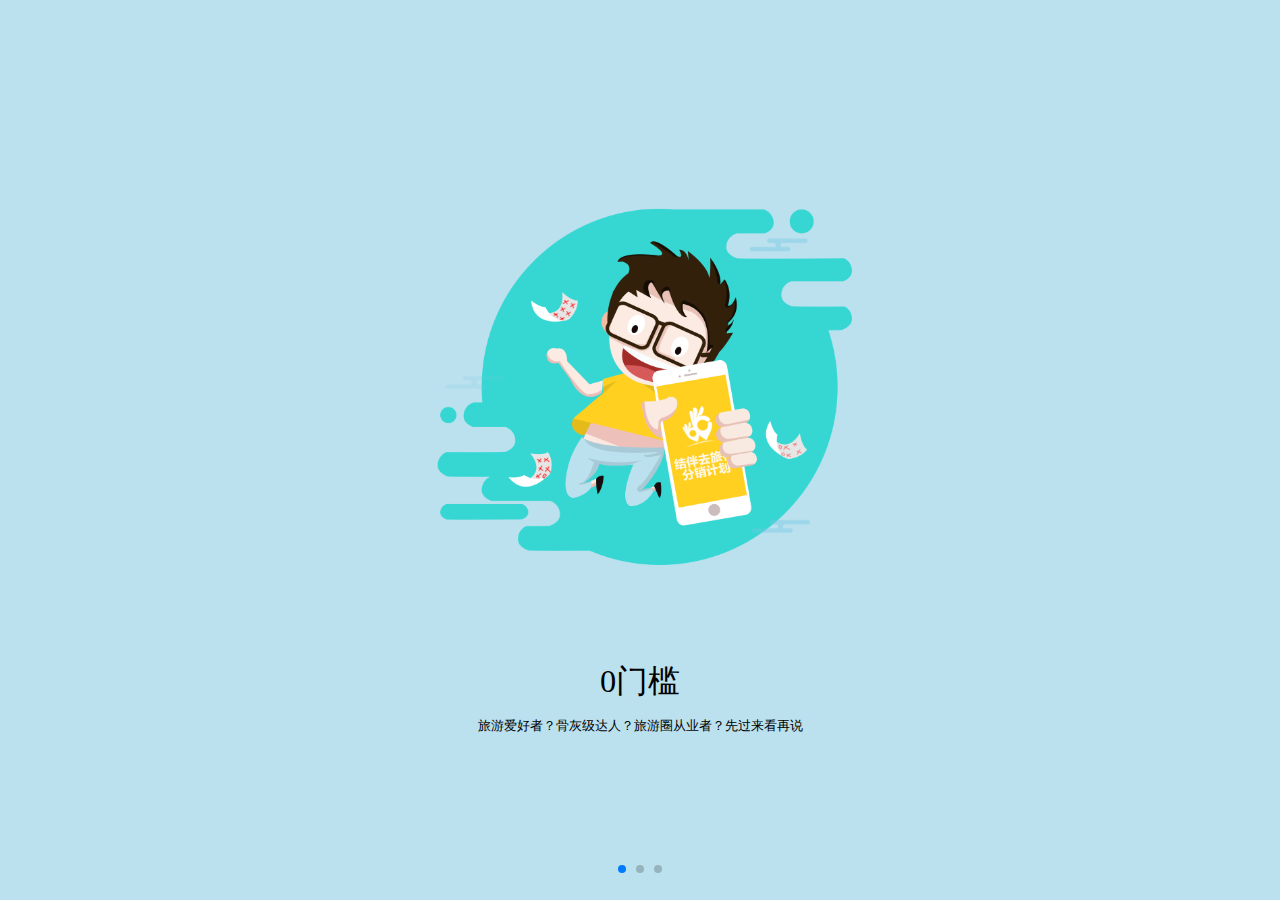
<file: index.html>
<!DOCTYPE html>
<html>
	<head>
		<meta charset="UTF-8">
		<meta name="viewport" content="initial-scale=1.0, maximum-scale=1.0, user-scalable=no" />
    <title></title>
    <meta name="viewport" content="width=device-width, initial-scale=1.0, maximum-scale=1.0, user-scalable=0">
    <link rel="stylesheet" href="css/swiper.min.css">
    <link rel="stylesheet" href="css/animate.min.css">
    <link rel="stylesheet" href="css/index.css">
    <script src="js/zepto.min.js"></script>
    <script src="js/swiper.jquery.js"></script>
    <script src="js/swiper.animate1.0.2.min.js"></script>
    <script src="js/resize.js"></script>
    <style>
    	.swiper-container {
    		width:100%;height: 100%;
    		}  
    		.wel-box{
    			width:100%;height: 100%;background:#BBE1EE ;
    			text-align: center;
    		}
    		.wel-box img{
    			width:6.4rem;height: 5.43rem;margin-top: 3rem;
    		}
    		.wel-title{
    			font-size:0.48rem;margin-top:1.1rem ;
    		}
    		.wel-ms{
    			font-size:0.2rem ;margin-top: 0.2rem;
    		}
    		.wel-box3{
    			width:100%;height: 100%;background:url(img/wel3.jpg);
    			background-size: cover;
    			text-align: center;
    			position: relative;
    		}
    		.wel3-txt{
    		font-size: 0.32rem;
    		position: absolute;top:10.5rem;left:2.5rem
    		}
    		.lkty{
    			width:2rem;height:0.8rem ;background:#FC676B ;
    			position: absolute;top:11rem;left:3rem;
    			color:#fff;font-size:0.2rem ;
    			text-align: center;line-height: 0.8rem;
    			border-top-left-radius: 0.5rem;
    			border-top-right-radius: 0.5rem;
    			border-bottom-left-radius: 0.5rem;
    			border-bottom-right-radius: 0.5rem;
    		}
    </style>
	</head>
	<body>
		<div class="swiper-container">
    <div class="swiper-wrapper">
        <div class="swiper-slide">
        	<div class="wel-box">
        		<img class="ani" src="img/welcome1.png" swiper-animate-effect="fadeInUp" swiper-animate-duration="0.5s" swiper-animate-delay="0.25s" alt="" />
        		<div class="wel-title ani" swiper-animate-effect="fadeInUp" swiper-animate-duration="0.5s" swiper-animate-delay="0.35s">0门槛</div>
        		<div class="wel-ms ani" swiper-animate-effect="fadeInUp" swiper-animate-duration="0.5s" swiper-animate-delay="0.4">旅游爱好者？骨灰级达人？旅游圈从业者？先过来看再说</div>
        	</div>
        </div>
        <div class="swiper-slide">
        	<div class="wel-box" style="background:#409AF7;">
        		<img class="ani" src="img/wel2.png" swiper-animate-effect="fadeInUp" swiper-animate-duration="0.5s" swiper-animate-delay="0.3s" alt="" />
        		<div class="wel-title ani" style="color: #fff;" swiper-animate-effect="fadeInUp" swiper-animate-duration="0.5s" swiper-animate-delay="0.3s">坐享其成</div>
        		<div class="wel-ms ani" style="color: #fff;" swiper-animate-effect="fadeInUp" swiper-animate-duration="0.5s" swiper-animate-delay="0.3s">无投入，只需在朋友圈发布路线的专属链接或二维码
你就等着被吸引过来的朋友咯。</div>
        	</div>
        </div>
        <div class="swiper-slide">
        	<div class="wel-box3">
        		<div class="wel3-txt ani" swiper-animate-effect="fadeInUp" swiper-animate-duration="0.5s" swiper-animate-delay="0.3s">世界这么大，这就去看看</div>
        		<a href="shouye.html">
        			<div class="lkty ani" swiper-animate-effect="bounce" swiper-animate-duration="0.5s" swiper-animate-delay="0.3s">开启梦想之旅>></div>
        		</a>
        		
        	</div>
        </div>
    </div>
    <!-- 如果需要分页器 -->
    <div class="swiper-pagination"></div>
</div>
	</body>
</html>
<script>        
  var mySwiper = new Swiper ('.swiper-container', {
    /*direction: 'vertical',*/
    loop: true,
    
    // 如果需要分页器
    pagination: '.swiper-pagination',
    onInit: function(swiper){ //Swiper2.x的初始化是onFirstInit
    swiperAnimateCache(swiper); //隐藏动画元素 
    swiperAnimate(swiper); //初始化完成开始动画
  }, 
  onSlideChangeEnd: function(swiper){ 
    swiperAnimate(swiper); //每个slide切换结束时也运行当前slide动画
  } 
  })        
  </script>
</file>
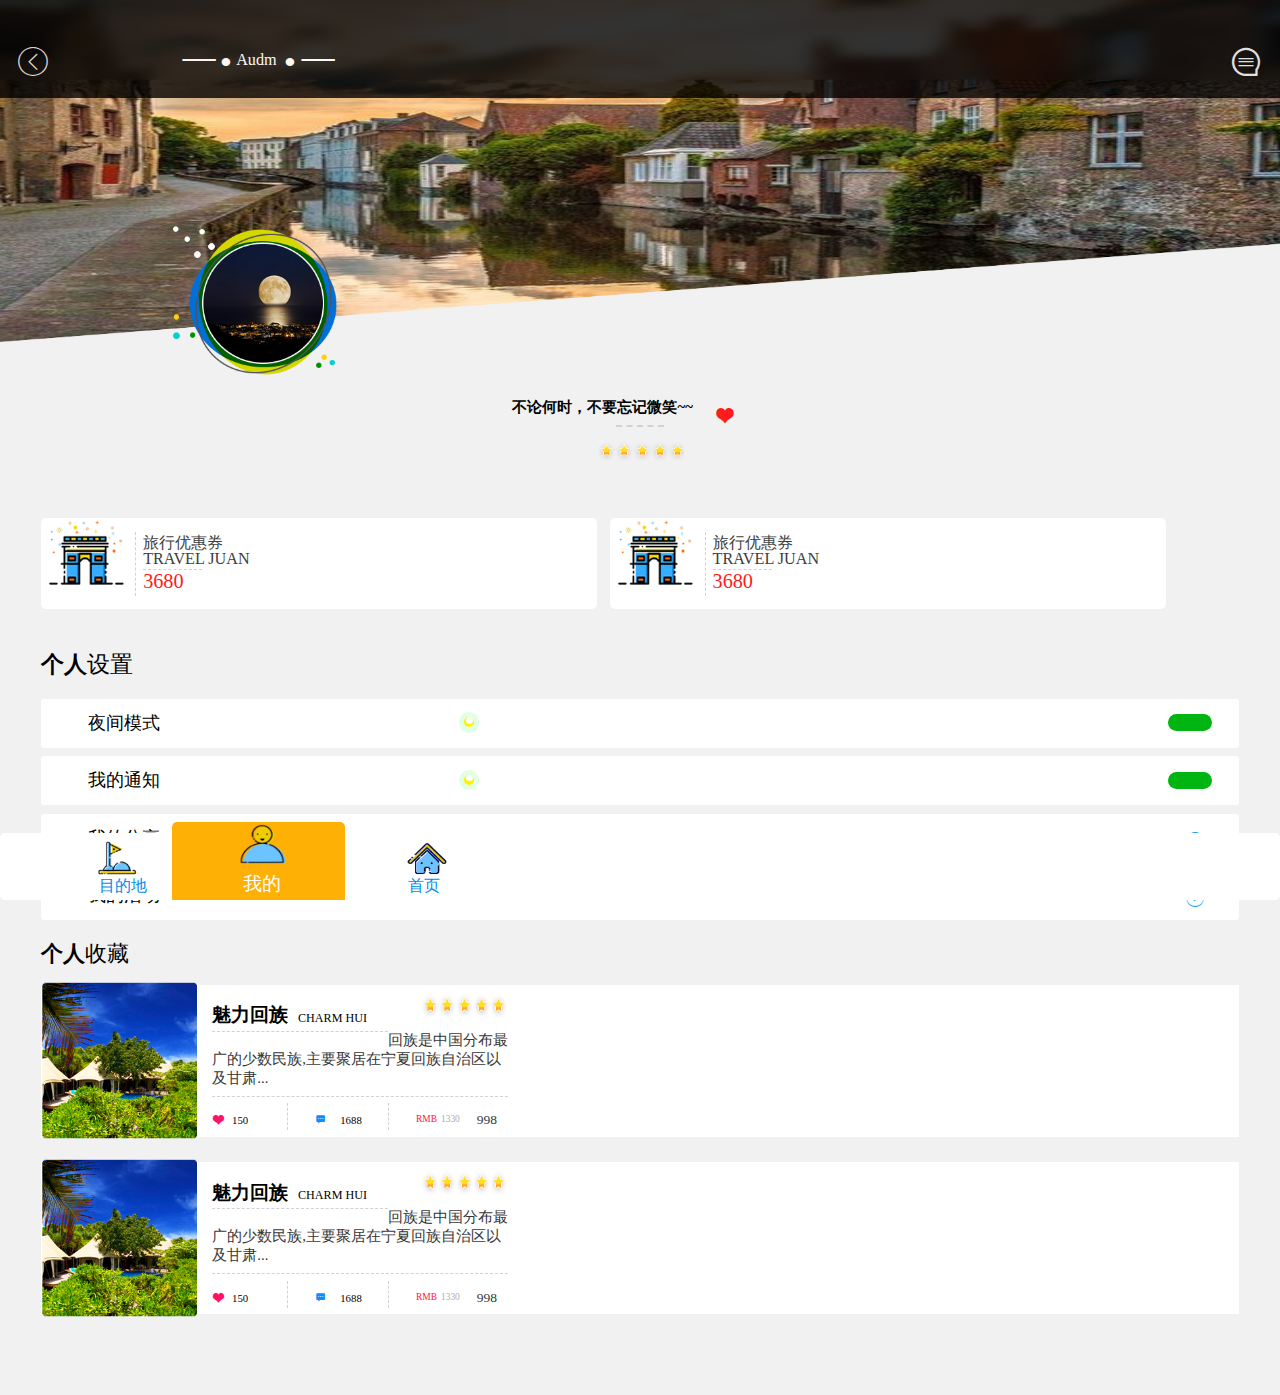
<file: me.html>
<!DOCTYPE html>
<html>
	<head>
		<meta charset="UTF-8">
		<meta name="viewport" content="initial-scale=1.0, maximum-scale=1.0, user-scalable=no" />
    <title></title>
    <meta name="viewport" content="width=device-width, initial-scale=1.0, maximum-scale=1.0, user-scalable=0">
    <link rel="stylesheet" href="css/swiper.min.css">
    <link rel="stylesheet" href="css/animate.min.css">
    <link rel="stylesheet" href="css/index.css">
    <link rel="stylesheet" href="css/me.css">
    <script src="js/zepto.min.js"></script>
    <script src="js/swiper.jquery.js"></script>
    <script src="js/swiper.animate1.0.2.min.js"></script>
    <script src="js/resize.js"></script>
	</head>
	<body>
		<div class="ban">
			<div class="head">
				<div class="iconfont me-back"></div>
				<div class="iconfont me-xian"></div>
				<div class="iconfont me-dian"></div>
				<div class="me-name1">Audm</div>
				<div class="iconfont me-dian" style="margin-left:0.45rem;"></div>
				<div class="iconfont me-xian" style="margin-left:-0.1rem;"></div>
				<div class="iconfont me-ly"></div>
			</div>
			<div class="me-tx"><img src="img/me-tx.png" alt="" /></div>
		</div>
		<div class="me-xinxi">
			<div class="me-name">不论何时，不要忘记微笑~~</div>
			<div class="iconfont taoxin"></div>
			<div class="xian"></div>
			<div class="xing"></div>
		</div>
		<div class="neirong">
			<div class="nr-inner">
				<div class="youhuijuan">
					<div class="yhj-left">
						<div class="yhj-img">
							<img src="img/me-mp.png" alt="" />
						</div>
						<div class="yhj-txt">
							<div class="y-t-top">旅行优惠券</div>
							<div class="y-t-top">TRAVEL JUAN</div>
							<div class="y-t-bottom">3680</div>
						</div>
					</div>
					<div class="yhj-left">
						<div class="yhj-img">
							<img src="img/me-mp.png" alt="" />
						</div>
						<div class="yhj-txt">
							<div class="y-t-top">旅行优惠券</div>
							<div class="y-t-top">TRAVEL JUAN</div>
							<div class="y-t-bottom">3680</div>
						</div>
					</div>
					
				</div>
				<!--个人设置-->
				<div class="meSet">
					<div class="meSet-title"><b>个人</b>设置</div>
					<div class="yjms">
						<span>夜间模式</span>
						<div class="but"></div>
						<div class="but-yuan">
							<div class="yell">
								<div class="bai"></div>
							</div>
						</div>
					</div>
					<div class="yjms">
						<span>我的通知</span>
						<div class="but"></div>
						<div class="but-yuan">
							<div class="yell">
								<div class="bai"></div>
							</div>
						</div>
					</div>
					<div class="yjms">
						<span>我的分享</span>
						<div class="iconfont fx-icon"></div>
					</div>
					<div class="yjms">
						<span>我的活动</span>
						<div class="iconfont fx-icon"></div>
					</div>
				</div>
				<!--个人收藏-->
				<div class="fx" style="height:5rem ;">
			<div class="me-sc-title"><b>个人</b>收藏</div>
			<div class="fx-list">
				<div class="fx-list-inner" >
					<div class="fx-left">
						<img src="img/fx-ls1.png" alt="" />
					</div>
					<div class="fx-right">
						<div class="fx-top">
							<div class="fx-top-left">
								<span>魅力回族</span>
								<p>CHARM HUI</p>
							</div>
							<div class="fx-top-right">
								<img src="img/xj.png" alt="" />
							</div>
						</div>
						<div class="fx-middle">
							回族是中国分布最广的少数民族,主要聚居在宁夏回族自治区以及甘肃...
						</div>
						<div class="fx-bottom">
							<div class="fx-bottom-inner">
								<div class="iconfont zan">150</div>
								<div class="iconfont liuyan">1688</div>
								<div class="price">
									<span class="danwei">RMB</span>
									<span class="yj">1330</span>
									<span class="xj">998</span>
								</div>
							</div>
						</div>
					</div>
				</div>
			</div>
			<div class="fx-list">
				<div class="fx-list-inner">
					<div class="fx-left">
						<img src="img/fx-ls1.png" alt="" />
					</div>
					<div class="fx-right">
						<div class="fx-top">
							<div class="fx-top-left">
								<span>魅力回族</span>
								<p>CHARM HUI</p>
							</div>
							<div class="fx-top-right">
								<img src="img/xj.png" alt="" />
							</div>
						</div>
						<div class="fx-middle">
							回族是中国分布最广的少数民族,主要聚居在宁夏回族自治区以及甘肃...
						</div>
						<div class="fx-bottom">
							<div class="fx-bottom-inner">
								<div class="iconfont zan">150</div>
								<div class="iconfont liuyan">1688</div>
								<div class="price">
									<span class="danwei">RMB</span>
									<span class="yj">1330</span>
									<span class="xj">998</span>
								</div>
							</div>
						</div>
					</div>
				</div>
			</div>
		</div>
			</div>
		</div>
		<!--导航-->
		<div class="nav">
		<div class="nav-inner">
			<a href="mudidi1.html">
				<div class="nav-left">
				<div class="nav-l-img"><img src="img/mdd.png" alt="" /></div>
				<span>目的地</span>
				
			</div>
			</a>
			<a href="me.html">
				<div class="nav-middle current">
				<div class="nav-l-img"><img src="img/wd.png" alt="" /></div>
				<span class="nav-m-txt">我的</span>
				
			</div>
			</a>
			<a href="shouye.html">
				<div class="nav-right">
				<div class="nav-l-img"><img src="img/sy.png" alt="" /></div>
				<span>首页</span>
				
			</div>
			</a>
			
			
			
		</div>
	</div>
		
	</body>
</html>
</file>
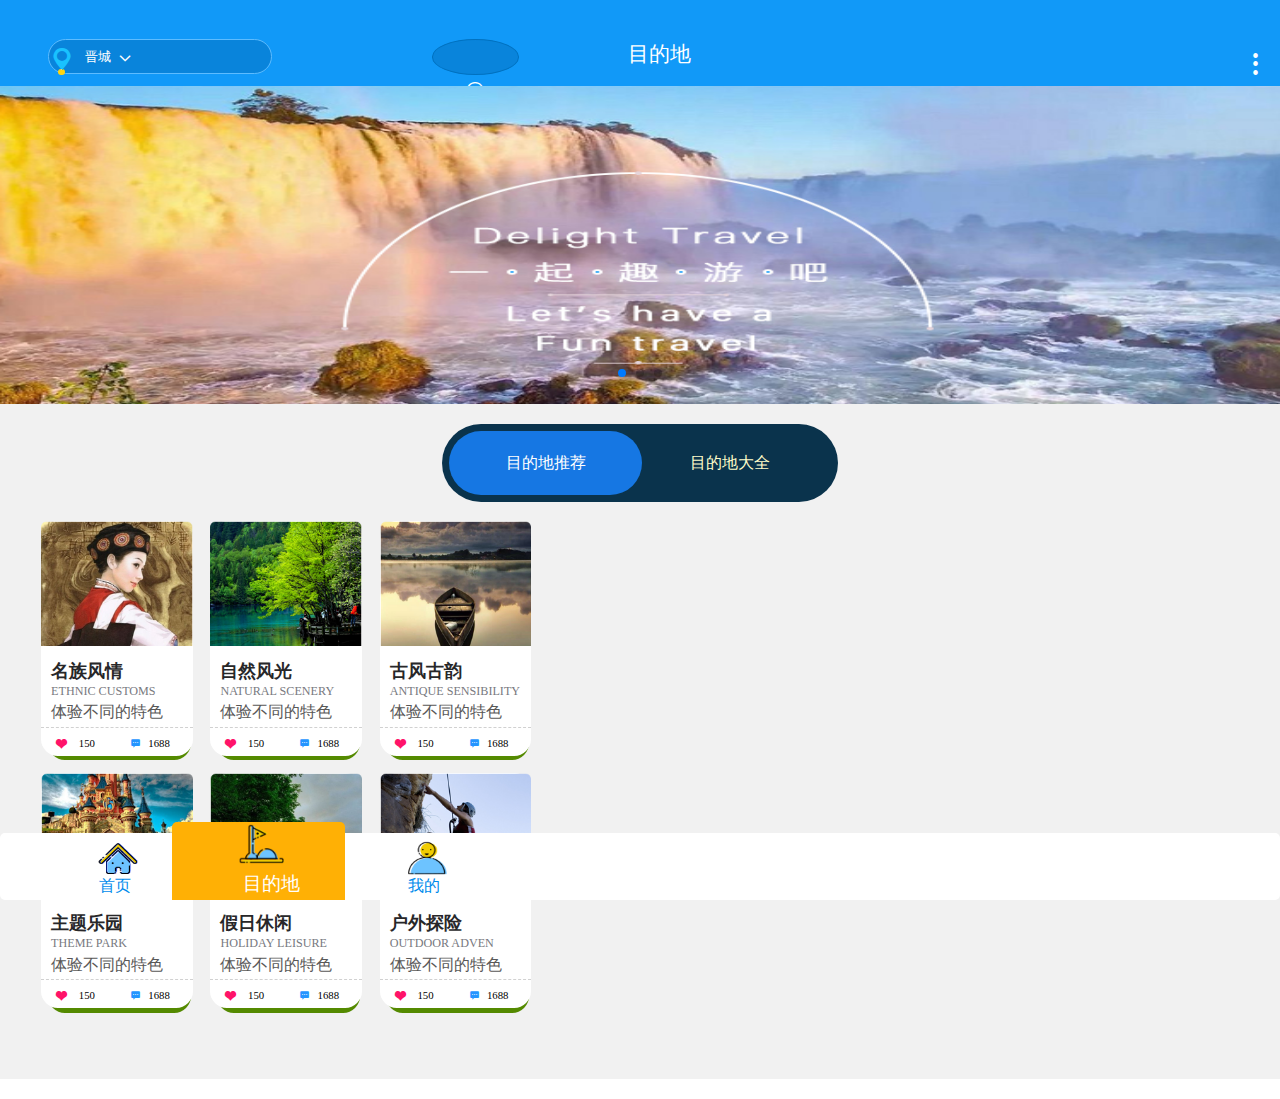
<file: mudidi1.html>
<!DOCTYPE html>
<html>
	<head>
		<meta charset="UTF-8">
		<title></title>
	</head>
	<body>
	</body>
</html>
<!DOCTYPE html>
<html>
<head>
    <meta charset="utf-8">
    <meta name="viewport" content="initial-scale=1.0, maximum-scale=1.0, user-scalable=no" />
    <title></title>
    <meta name="viewport" content="width=device-width, initial-scale=1.0, maximum-scale=1.0, user-scalable=0">
    <link rel="stylesheet" href="css/swiper.min.css">
    <link rel="stylesheet" href="css/animate.min.css">
    <link rel="stylesheet" href="css/index.css">
    <script src="js/zepto.min.js"></script>
    <script src="js/swiper.jquery.js"></script>
    <script src="js/swiper.animate1.0.2.min.js"></script>
    <script src="js/resize.js"></script>
    <style>
    	.swiper-container {
    width: 100%;
    height: 4.72rem;
}  
.swiper-slide img{
	width: 100%;
    height: 4.72rem;
}
.md-button{
	width:5.66rem;height:0.95rem;background:#0A334C;
	border-bottom-left-radius: 1.465rem;
    border-bottom-right-radius: 1.465rem;
	border-top-left-radius: 1.465rem;
	border-top-right-radius: 1.465rem;
	margin:0 auto;
	padding: 0.1rem;
}
.active{
	width:2.86rem;height: 0.95rem;background:#1677E3;
	border-bottom-left-radius: 0.715rem;
    border-bottom-right-radius: 0.715rem;
	border-top-left-radius: 0.715rem;
	border-top-right-radius: 0.715rem;
	color:#fff;font-size: 0.24rem;text-align: center;line-height: 0.95rem;
	
}
.md-button-left{
	float: left;
}
.md-button-right{
	/*width:2.86rem;*/
	color:#FFFDC9;font-size: 0.24rem;text-align: center;line-height: 0.95rem;
	float: right;
	margin-right: 0.9rem;
}

    </style>
</head>
<body>
	<div class="ztl"></div>
	<div class="head">
		<div class="head-inner">
			<div class="dingwei">
				<div class="iconfont dw-tb">
					<div class="dw-d"></div>
				</div>
				<div class="dw-dd">晋城</div>
				<div class="iconfont dw-xl"></div>
			</div>
			<div class="logo-txt">
				<span>目的地</span>
			</div>
			<div class="iconfont hd-ly"></div>
			<div class="iconfont mb-nav"></div>
		</div>
	</div>
	<div class="banner1">
		<div class="swiper-container">
    <div class="swiper-wrapper">
        <div class="swiper-slide">
        	<img src="img/md-ban1.jpg" alt="" />
        </div>
        <div class="swiper-slide">
        	<img src="img/md-ban2.jpg" alt="" />
        </div>
        <div class="swiper-slide">
        	<img src="img/md-ban3.jpg" alt="" />
        </div>
    </div>
    <!-- 如果需要分页器 -->
    <div class="swiper-pagination"></div>
</div>
	</div>
	<div class="neirong" style="height:10rem">
	<div class="nr-inner" style="padding-top: 0.3rem;">
		<div class="md-button">
			<div class="md-button-left active">目的地推荐</div>
			<div class="md-button-right">目的地大全</div>
		</div>
		<div class="zhuti">
		<div class="zt">
			<div class="zt-son">
				<div class="zt-son-bg"></div>
				<div class="zt-son-qg">
					<div class="z-s-q-img">
						<img src="img/zt1.png" alt="" />
					</div>
					<div class="z-s-q-txt">
						<span class="txt-fl">名族风情</span>
						<span class="txt-english">ETHNIC CUSTOMS</span>
						<span class="txt-miaoshu">体验不同的特色</span>
					</div>
					<div class="jh">
						<div class="zsq-sc">150
							<span class="iconfont"></span>
						</div>
						<div class="zsq-ly">1688
							<span class="iconfont"></span>
						</div>
					</div>
				</div>
				
			</div>
			<div class="zt-son">
				<div class="zt-son-bg"></div>
				<div class="zt-son-qg">
					<div class="z-s-q-img">
						<img src="img/zt2.png" alt="" />
					</div>
					<div class="z-s-q-txt">
						<span class="txt-fl">自然风光</span>
						<span class="txt-english">NATURAL SCENERY</span>
						<span class="txt-miaoshu">体验不同的特色</span>
					</div>
					<div class="jh">
						<div class="zsq-sc">150
							<span class="iconfont"></span>
						</div>
						<div class="zsq-ly">1688
							<span class="iconfont"></span>
						</div>
					</div>
				</div>
				
			</div>
			<div class="zt-son" style="margin-right: 0;">
				<div class="zt-son-bg"></div>
				<div class="zt-son-qg">
					<div class="z-s-q-img">
						<img src="img/zt3.png" alt="" />
					</div>
					<div class="z-s-q-txt">
						<span class="txt-fl">古风古韵</span>
						<span class="txt-english">ANTIQUE SENSIBILITY</span>
						<span class="txt-miaoshu">体验不同的特色</span>
					</div>
					<div class="jh">
						<div class="zsq-sc">150
							<span class="iconfont"></span>
						</div>
						<div class="zsq-ly">1688
							<span class="iconfont"></span>
						</div>
					</div>
				</div>
				
			</div>
		</div>
		<div class="zt">
			<div class="zt-son">
				<div class="zt-son-bg"></div>
				<div class="zt-son-qg">
					<div class="z-s-q-img">
						<img src="img/zt4.png" alt="" />
					</div>
					<div class="z-s-q-txt">
						<span class="txt-fl">主题乐园</span>
						<span class="txt-english">THEME PARK</span>
						<span class="txt-miaoshu">体验不同的特色</span>
					</div>
					<div class="jh">
						<div class="zsq-sc">150
							<span class="iconfont"></span>
						</div>
						<div class="zsq-ly">1688
							<span class="iconfont"></span>
						</div>
					</div>
				</div>
				
			</div>
			<div class="zt-son">
				<div class="zt-son-bg"></div>
				<div class="zt-son-qg">
					<div class="z-s-q-img">
						<img src="img/zt5.png" alt="" />
					</div>
					<div class="z-s-q-txt">
						<span class="txt-fl">假日休闲</span>
						<span class="txt-english">HOLIDAY LEISURE</span>
						<span class="txt-miaoshu">体验不同的特色</span>
					</div>
					<div class="jh">
						<div class="zsq-sc">150
							<span class="iconfont"></span>
						</div>
						<div class="zsq-ly">1688
							<span class="iconfont"></span>
						</div>
					</div>
				</div>
				
			</div>
			<div class="zt-son" style="margin-right: 0;">
				<div class="zt-son-bg"></div>
				<div class="zt-son-qg">
					<div class="z-s-q-img">
						<img src="img/zt6.png" alt="" />
					</div>
					<div class="z-s-q-txt">
						<span class="txt-fl">户外探险</span>
						<span class="txt-english">OUTDOOR ADVEN</span>
						<span class="txt-miaoshu">体验不同的特色</span>
					</div>
					<div class="jh">
						<div class="zsq-sc">150
							<span class="iconfont"></span>
						</div>
						<div class="zsq-ly">1688
							<span class="iconfont"></span>
						</div>
					</div>
				</div>
				
			</div>
		</div>
		</div>
		
		
	</div>
	</div>
	<div class="nav">
		<div class="nav-inner">
			<a href="shouye.html">
				<div class="nav-left">
				<div class="nav-l-img"><img src="img/sy.png" alt="" /></div>
				<span>首页</span>
				
			</div>
			</a>
			<a href="mudidi1.html">
				<div class="nav-middle current">
				<div class="nav-l-img"><img src="img/mdd.png" alt="" /></div>
				<span class="nav-m-txt">目的地</span>
				
			</div>
			</a>
			<a href="me.html">
				<div class="nav-right">
				<div class="nav-l-img"><img src="img/wd.png" alt="" /></div>
				<span>我的</span>
				
			</div>
			</a>
			
			
			
		</div>
	</div>
	
</body>
</html>
<script>
 var mySwiper = new Swiper ('.swiper-container', {
    /*direction: 'vertical',*/
    loop: true,
    
    // 如果需要分页器
    pagination: '.swiper-pagination',
    
  })        
    
</script>
</file>
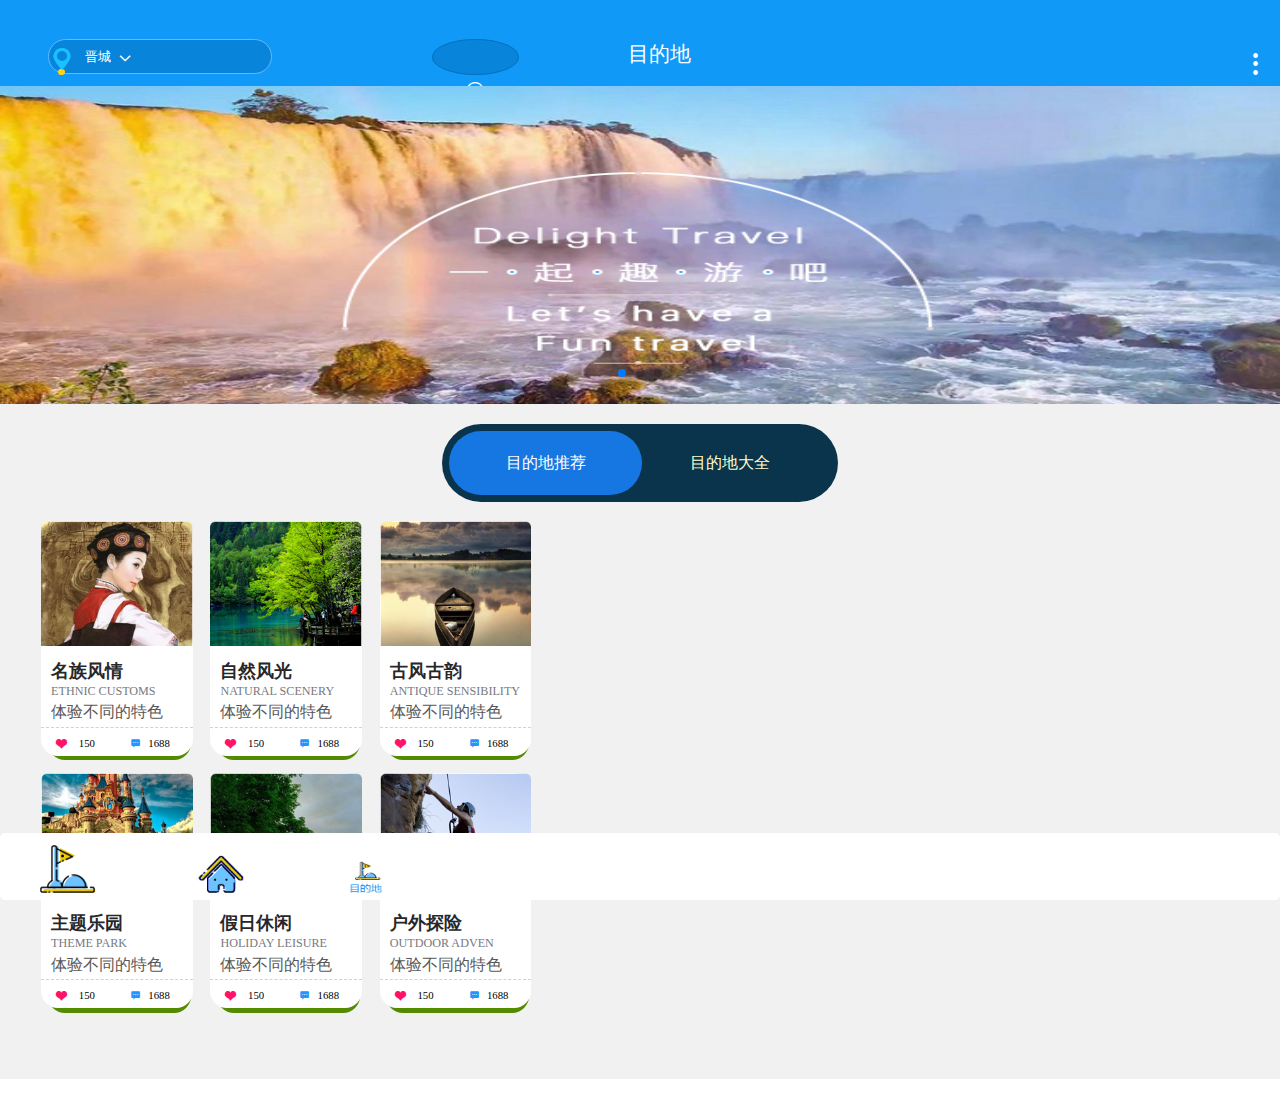
<file: mudidi2.html>
<!DOCTYPE html>
<html>
	<head>
		<meta charset="UTF-8">
		<title></title>
	</head>
	<body>
	</body>
</html>
<!DOCTYPE html>
<html>
<head>
    <meta charset="utf-8">
    <meta name="viewport" content="initial-scale=1.0, maximum-scale=1.0, user-scalable=no" />
    <title></title>
    <meta name="viewport" content="width=device-width, initial-scale=1.0, maximum-scale=1.0, user-scalable=0">
    <link rel="stylesheet" href="css/swiper.min.css">
    <link rel="stylesheet" href="css/animate.min.css">
    <link rel="stylesheet" href="css/index.css">
    <script src="js/zepto.min.js"></script>
    <script src="js/swiper.jquery.js"></script>
    <script src="js/swiper.animate1.0.2.min.js"></script>
    <script src="js/resize.js"></script>
    <style>
    	.swiper-container {
    width: 100%;
    height: 4.72rem;
}  
.swiper-slide img{
	width: 100%;
    height: 4.72rem;
}
.md-button{
	width:5.66rem;height:0.95rem;background:#0A334C;
	border-bottom-left-radius: 1.465rem;
    border-bottom-right-radius: 1.465rem;
	border-top-left-radius: 1.465rem;
	border-top-right-radius: 1.465rem;
	margin:0 auto;
	padding: 0.1rem;
}
.active{
	width:2.86rem;height: 0.95rem;background:#1677E3;
	border-bottom-left-radius: 0.715rem;
    border-bottom-right-radius: 0.715rem;
	border-top-left-radius: 0.715rem;
	border-top-right-radius: 0.715rem;
	color:#fff;font-size: 0.24rem;text-align: center;line-height: 0.95rem;
	
}
.md-button-left{
	float: left;
}
.md-button-right{
	/*width:2.86rem;*/
	color:#FFFDC9;font-size: 0.24rem;text-align: center;line-height: 0.95rem;
	float: right;
	margin-right: 0.9rem;
}

    </style>
</head>
<body>
	<div class="ztl"></div>
	<div class="head">
		<div class="head-inner">
			<div class="dingwei">
				<div class="iconfont dw-tb">
					<div class="dw-d"></div>
				</div>
				<div class="dw-dd">晋城</div>
				<div class="iconfont dw-xl"></div>
			</div>
			<div class="logo-txt">
				<span>目的地</span>
			</div>
			<div class="iconfont hd-ly"></div>
			<div class="iconfont mb-nav"></div>
		</div>
	</div>
	<div class="banner1">
		<div class="swiper-container">
    <div class="swiper-wrapper">
        <div class="swiper-slide">
        	<img src="img/md-ban1.jpg" alt="" />
        </div>
        <div class="swiper-slide">
        	<img src="img/md-ban2.jpg" alt="" />
        </div>
        <div class="swiper-slide">
        	<img src="img/md-ban3.jpg" alt="" />
        </div>
    </div>
    <!-- 如果需要分页器 -->
    <div class="swiper-pagination"></div>
</div>
	</div>
	<div class="neirong" style="height:10rem">
	<div class="nr-inner" style="padding-top: 0.3rem;">
		<div class="md-button">
			<div class="md-button-left active">目的地推荐</div>
			<div class="md-button-right">目的地大全</div>
		</div>
		<div class="zhuti">
		<div class="zt">
			<div class="zt-son">
				<div class="zt-son-bg"></div>
				<div class="zt-son-qg">
					<div class="z-s-q-img">
						<img src="img/zt1.png" alt="" />
					</div>
					<div class="z-s-q-txt">
						<span class="txt-fl">名族风情</span>
						<span class="txt-english">ETHNIC CUSTOMS</span>
						<span class="txt-miaoshu">体验不同的特色</span>
					</div>
					<div class="jh">
						<div class="zsq-sc">150
							<span class="iconfont"></span>
						</div>
						<div class="zsq-ly">1688
							<span class="iconfont"></span>
						</div>
					</div>
				</div>
				
			</div>
			<div class="zt-son">
				<div class="zt-son-bg"></div>
				<div class="zt-son-qg">
					<div class="z-s-q-img">
						<img src="img/zt2.png" alt="" />
					</div>
					<div class="z-s-q-txt">
						<span class="txt-fl">自然风光</span>
						<span class="txt-english">NATURAL SCENERY</span>
						<span class="txt-miaoshu">体验不同的特色</span>
					</div>
					<div class="jh">
						<div class="zsq-sc">150
							<span class="iconfont"></span>
						</div>
						<div class="zsq-ly">1688
							<span class="iconfont"></span>
						</div>
					</div>
				</div>
				
			</div>
			<div class="zt-son" style="margin-right: 0;">
				<div class="zt-son-bg"></div>
				<div class="zt-son-qg">
					<div class="z-s-q-img">
						<img src="img/zt3.png" alt="" />
					</div>
					<div class="z-s-q-txt">
						<span class="txt-fl">古风古韵</span>
						<span class="txt-english">ANTIQUE SENSIBILITY</span>
						<span class="txt-miaoshu">体验不同的特色</span>
					</div>
					<div class="jh">
						<div class="zsq-sc">150
							<span class="iconfont"></span>
						</div>
						<div class="zsq-ly">1688
							<span class="iconfont"></span>
						</div>
					</div>
				</div>
				
			</div>
		</div>
		<div class="zt">
			<div class="zt-son">
				<div class="zt-son-bg"></div>
				<div class="zt-son-qg">
					<div class="z-s-q-img">
						<img src="img/zt4.png" alt="" />
					</div>
					<div class="z-s-q-txt">
						<span class="txt-fl">主题乐园</span>
						<span class="txt-english">THEME PARK</span>
						<span class="txt-miaoshu">体验不同的特色</span>
					</div>
					<div class="jh">
						<div class="zsq-sc">150
							<span class="iconfont"></span>
						</div>
						<div class="zsq-ly">1688
							<span class="iconfont"></span>
						</div>
					</div>
				</div>
				
			</div>
			<div class="zt-son">
				<div class="zt-son-bg"></div>
				<div class="zt-son-qg">
					<div class="z-s-q-img">
						<img src="img/zt5.png" alt="" />
					</div>
					<div class="z-s-q-txt">
						<span class="txt-fl">假日休闲</span>
						<span class="txt-english">HOLIDAY LEISURE</span>
						<span class="txt-miaoshu">体验不同的特色</span>
					</div>
					<div class="jh">
						<div class="zsq-sc">150
							<span class="iconfont"></span>
						</div>
						<div class="zsq-ly">1688
							<span class="iconfont"></span>
						</div>
					</div>
				</div>
				
			</div>
			<div class="zt-son" style="margin-right: 0;">
				<div class="zt-son-bg"></div>
				<div class="zt-son-qg">
					<div class="z-s-q-img">
						<img src="img/zt6.png" alt="" />
					</div>
					<div class="z-s-q-txt">
						<span class="txt-fl">户外探险</span>
						<span class="txt-english">OUTDOOR ADVEN</span>
						<span class="txt-miaoshu">体验不同的特色</span>
					</div>
					<div class="jh">
						<div class="zsq-sc">150
							<span class="iconfont"></span>
						</div>
						<div class="zsq-ly">1688
							<span class="iconfont"></span>
						</div>
					</div>
				</div>
				
			</div>
		</div>
		</div>
		
		
	</div>
	</div>
	<div class="nav">
		<div class="nav-inner">
			<div class="nav-left">
				<img src="img/mdd.png" alt="" />
			</div>
			<div class="nav-middle">
				<img src="img/sy.png" alt="" />
			</div>
			<div class="nav-right">
				<img src="img/md.png" alt="" />
			</div>
		</div>
	</div>
	
</body>
</html>
<script>
 var mySwiper = new Swiper ('.swiper-container', {
    /*direction: 'vertical',*/
    loop: true,
    
    // 如果需要分页器
    pagination: '.swiper-pagination',
    
  })        
    
</script>
</file>
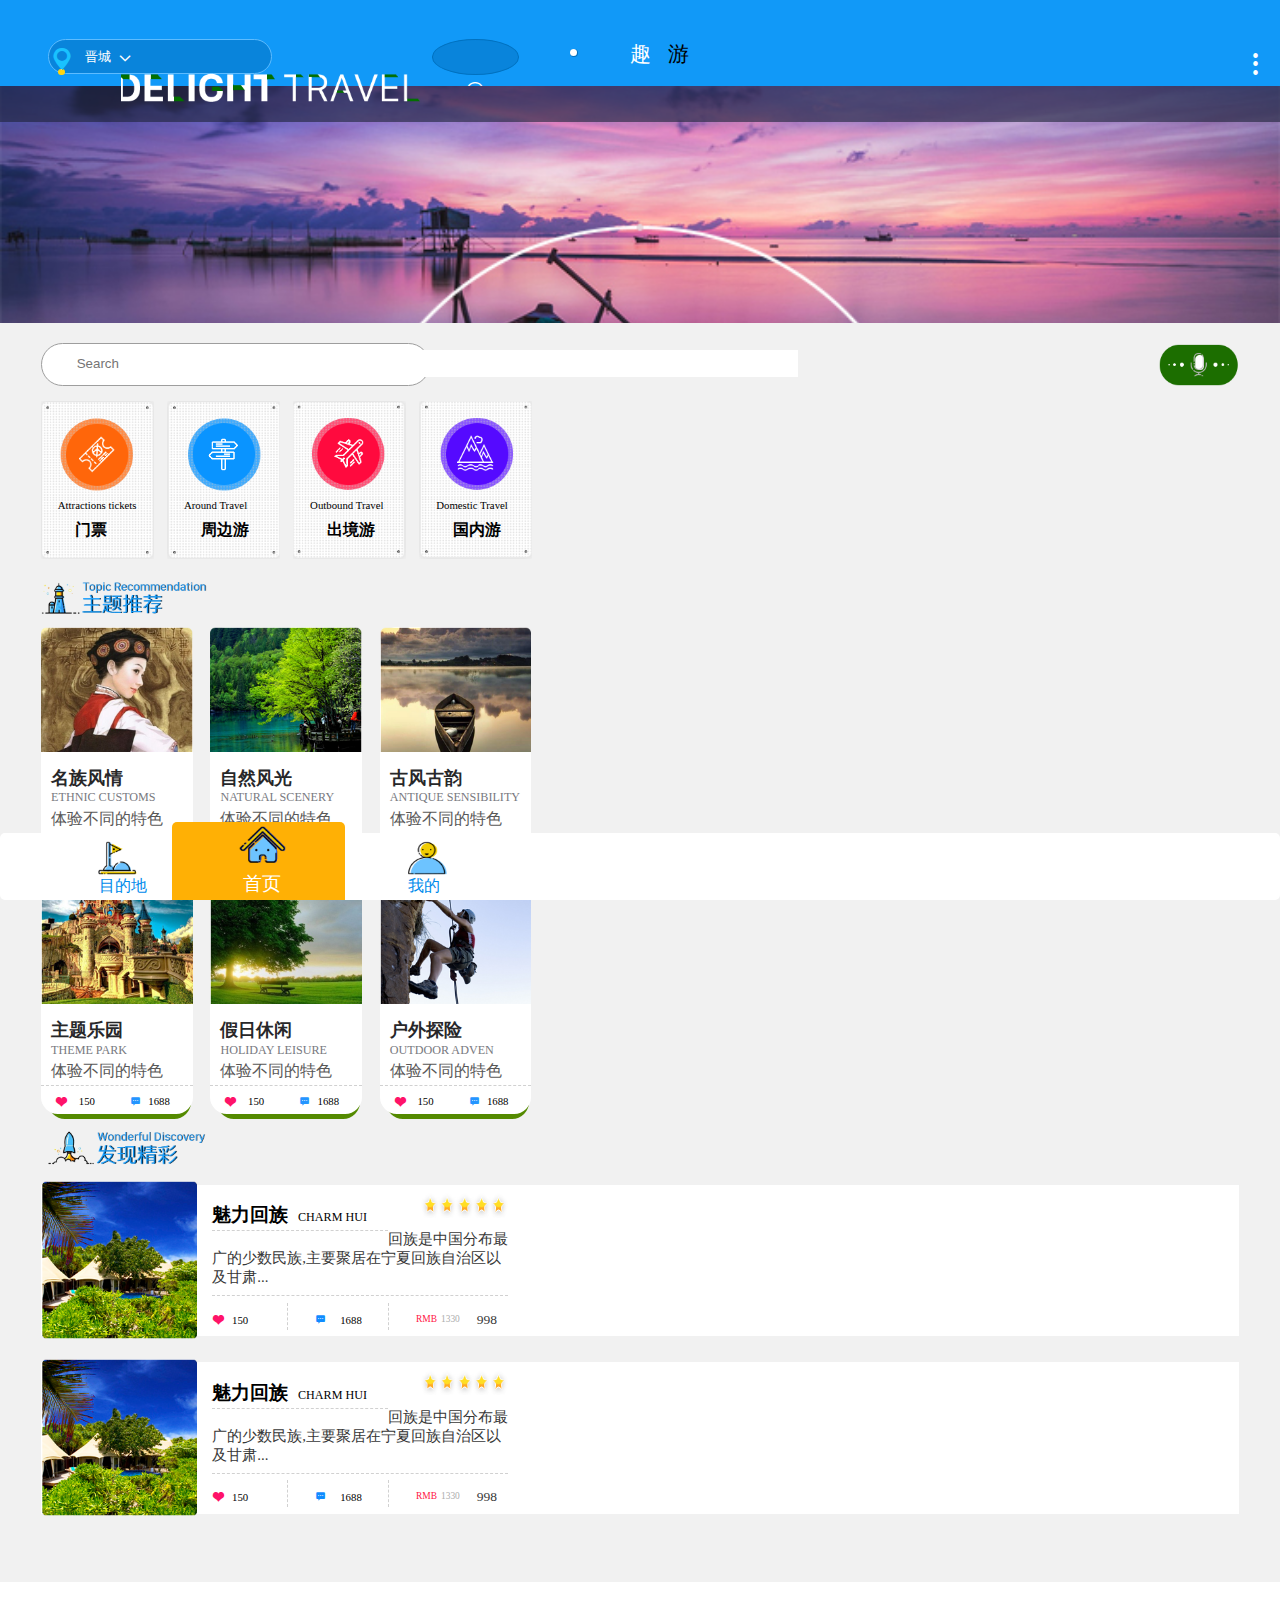
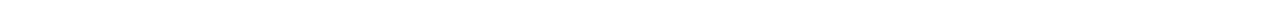
<file: shouye.html>
<!DOCTYPE html>
<html>
<head>
    <meta charset="utf-8">
    <meta name="viewport" content="initial-scale=1.0, maximum-scale=1.0, user-scalable=no" />
    <title></title>
    <meta name="viewport" content="width=device-width, initial-scale=1.0, maximum-scale=1.0, user-scalable=0">
    <link rel="stylesheet" href="css/swiper.min.css">
    <link rel="stylesheet" href="css/animate.min.css">
    <link rel="stylesheet" href="css/index.css">
    <script src="js/zepto.min.js"></script>
    <script src="js/swiper.jquery.js"></script>
    <script src="js/swiper.animate1.0.2.min.js"></script>
    <script src="js/resize.js"></script>
</head>
<body>
	<div class="ztl"></div>
	<div class="head">
		<div class="head-inner">
			<div class="dingwei">
				<div class="iconfont dw-tb">
					<div class="dw-d"></div>
				</div>
				<div class="dw-dd">晋城</div>
				<div class="iconfont dw-xl"></div>
			</div>
			<div class="logo-txt">
				<span>趣</span>
				<span>游</span>
				<div class="lg-dd">
					<div class="lg-dd-inner"></div>
				</div>
			</div>
			<div class="iconfont hd-ly"></div>
			<div class="iconfont mb-nav"></div>
		</div>
	</div>
	<div class="banner">
		<div class="ban-zz"></div>
		<img src="img/logo.png" alt="" />
	</div>
	<div class="neirong">
	<div class="nr-inner">
		<div class="sousuo">
			<div class="ss-left">
				<input type="text" placeholder="Search" />
			</div>
			<div class="ss-right">
				<img src="img/huatong.png" alt="" />
			</div>
		</div>
		<div class="fenlei">
		<div class="fl-son">
			<img src="img/mp.png" alt="" />
			<p>Attractions tickets</p>
			<span>门票</span>
		</div>
		<div class="fl-son">
		<img src="img/zb.png" alt="" />
		<p>Around Travel</p>
			<span>周边游</span>
		</div>
		<div class="fl-son">
			<img src="img/cj.png" alt="" />
			<p>Outbound Travel</p>
			<span>出境游</span>
		</div>
		<div class="fl-son" style="margin-right: 0;">
			<img src="img/gn.png" alt="" />
			<p>Domestic Travel</p>
			<span>国内游</span>
		</div>
		</div>
		<div class="zhuti">
		<div class="zt-title"></div>
		<div class="zt">
			<div class="zt-son">
				<div class="zt-son-bg"></div>
				<div class="zt-son-qg">
					<div class="z-s-q-img">
						<img src="img/zt1.png" alt="" />
					</div>
					<div class="z-s-q-txt">
						<a href="xiangqing.html">
							<span class="txt-fl">名族风情</span>
						<span class="txt-english">ETHNIC CUSTOMS</span>
						<span class="txt-miaoshu">体验不同的特色</span>
						</a>
						
					</div>
					<div class="jh">
						<div class="zsq-sc">150
							<span class="iconfont"></span>
						</div>
						<div class="zsq-ly">1688
							<span class="iconfont"></span>
						</div>
					</div>
				</div>
				
			</div>
			<div class="zt-son">
				<div class="zt-son-bg"></div>
				<div class="zt-son-qg">
					<div class="z-s-q-img">
						<img src="img/zt2.png" alt="" />
					</div>
					<div class="z-s-q-txt">
						<span class="txt-fl">自然风光</span>
						<span class="txt-english">NATURAL SCENERY</span>
						<span class="txt-miaoshu">体验不同的特色</span>
					</div>
					<div class="jh">
						<div class="zsq-sc">150
							<span class="iconfont"></span>
						</div>
						<div class="zsq-ly">1688
							<span class="iconfont"></span>
						</div>
					</div>
				</div>
				
			</div>
			<div class="zt-son" style="margin-right: 0;">
				<div class="zt-son-bg"></div>
				<div class="zt-son-qg">
					<div class="z-s-q-img">
						<img src="img/zt3.png" alt="" />
					</div>
					<div class="z-s-q-txt">
						<span class="txt-fl">古风古韵</span>
						<span class="txt-english">ANTIQUE SENSIBILITY</span>
						<span class="txt-miaoshu">体验不同的特色</span>
					</div>
					<div class="jh">
						<div class="zsq-sc">150
							<span class="iconfont"></span>
						</div>
						<div class="zsq-ly">1688
							<span class="iconfont"></span>
						</div>
					</div>
				</div>
				
			</div>
		</div>
		<div class="zt">
			<div class="zt-son">
				<div class="zt-son-bg"></div>
				<div class="zt-son-qg">
					<div class="z-s-q-img">
						<img src="img/zt4.png" alt="" />
					</div>
					<div class="z-s-q-txt">
						<span class="txt-fl">主题乐园</span>
						<span class="txt-english">THEME PARK</span>
						<span class="txt-miaoshu">体验不同的特色</span>
					</div>
					<div class="jh">
						<div class="zsq-sc">150
							<span class="iconfont"></span>
						</div>
						<div class="zsq-ly">1688
							<span class="iconfont"></span>
						</div>
					</div>
				</div>
				
			</div>
			<div class="zt-son">
				<div class="zt-son-bg"></div>
				<div class="zt-son-qg">
					<div class="z-s-q-img">
						<img src="img/zt5.png" alt="" />
					</div>
					<div class="z-s-q-txt">
						<span class="txt-fl">假日休闲</span>
						<span class="txt-english">HOLIDAY LEISURE</span>
						<span class="txt-miaoshu">体验不同的特色</span>
					</div>
					<div class="jh">
						<div class="zsq-sc">150
							<span class="iconfont"></span>
						</div>
						<div class="zsq-ly">1688
							<span class="iconfont"></span>
						</div>
					</div>
				</div>
				
			</div>
			<div class="zt-son" style="margin-right: 0;">
				<div class="zt-son-bg"></div>
				<div class="zt-son-qg">
					<div class="z-s-q-img">
						<img src="img/zt6.png" alt="" />
					</div>
					<div class="z-s-q-txt">
						<span class="txt-fl">户外探险</span>
						<span class="txt-english">OUTDOOR ADVEN</span>
						<span class="txt-miaoshu">体验不同的特色</span>
					</div>
					<div class="jh">
						<div class="zsq-sc">150
							<span class="iconfont"></span>
						</div>
						<div class="zsq-ly">1688
							<span class="iconfont"></span>
						</div>
					</div>
				</div>
				
			</div>
		</div>
		</div>
		<div class="fx">
			<div class="fx-title"></div>
			<div class="fx-list">
				<div class="fx-list-inner">
					<div class="fx-left">
						<img src="img/fx-ls1.png" alt="" />
					</div>
					<div class="fx-right">
						<div class="fx-top">
							<div class="fx-top-left">
								<span>魅力回族</span>
								<p>CHARM HUI</p>
							</div>
							<div class="fx-top-right">
								<img src="img/xj.png" alt="" />
							</div>
						</div>
						<div class="fx-middle">
							回族是中国分布最广的少数民族,主要聚居在宁夏回族自治区以及甘肃...
						</div>
						<div class="fx-bottom">
							<div class="fx-bottom-inner">
								<div class="iconfont zan">150</div>
								<div class="iconfont liuyan">1688</div>
								<div class="price">
									<span class="danwei">RMB</span>
									<span class="yj">1330</span>
									<span class="xj">998</span>
								</div>
							</div>
						</div>
					</div>
				</div>
			</div>
			<div class="fx-list">
				<div class="fx-list-inner">
					<div class="fx-left">
						<img src="img/fx-ls1.png" alt="" />
					</div>
					<div class="fx-right">
						<div class="fx-top">
							<div class="fx-top-left">
								<span>魅力回族</span>
								<p>CHARM HUI</p>
							</div>
							<div class="fx-top-right">
								<img src="img/xj.png" alt="" />
							</div>
						</div>
						<div class="fx-middle">
							回族是中国分布最广的少数民族,主要聚居在宁夏回族自治区以及甘肃...
						</div>
						<div class="fx-bottom">
							<div class="fx-bottom-inner">
								<div class="iconfont zan">150</div>
								<div class="iconfont liuyan">1688</div>
								<div class="price">
									<span class="danwei">RMB</span>
									<span class="yj">1330</span>
									<span class="xj">998</span>
								</div>
							</div>
						</div>
					</div>
				</div>
			</div>
		</div>
	</div>
	</div>
	<div class="nav">
		<div class="nav-inner">
			<a href="mudidi1.html">
				<div class="nav-left">
				<div class="nav-l-img"><img src="img/mdd.png" alt="" /></div>
				<span>目的地</span>
				
			</div>
			</a>
			<a href="shouye.html">
				<div class="nav-middle current">
				<div class="nav-l-img"><img src="img/sy.png" alt="" /></div>
				<span class="nav-m-txt">首页</span>
				
			</div>
			</a>
			<a href="me.html">
				<div class="nav-right">
				<div class="nav-l-img"><img src="img/wd.png" alt="" /></div>
				<span>我的</span>
				
			</div>
			</a>
			
			
			
		</div>
	</div>
	
</body>
</html>
</file>
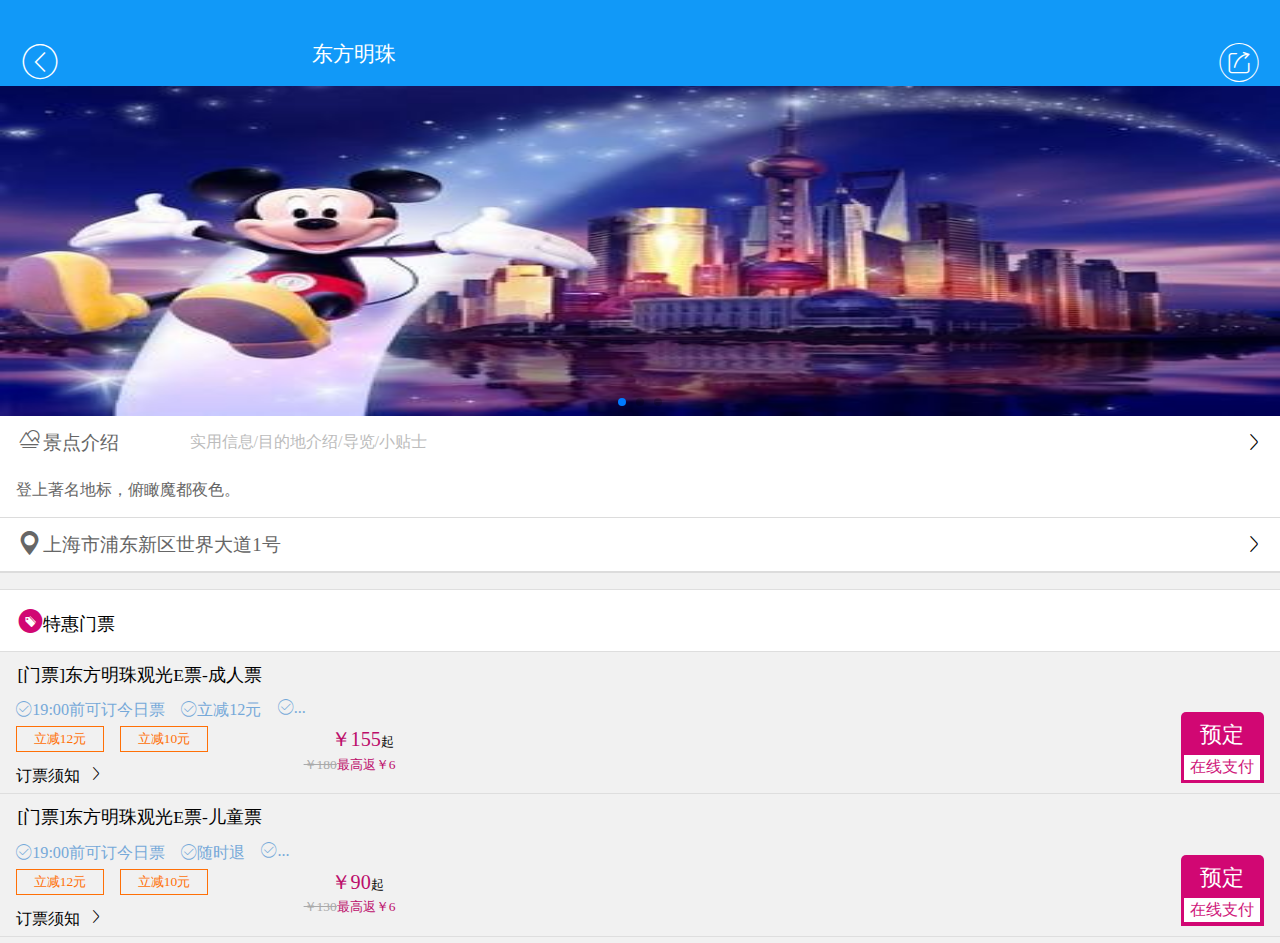
<file: xiangqing.html>
<!DOCTYPE html>
<html>
	<head>
		<meta charset="UTF-8">
		<meta name="viewport" content="initial-scale=1.0, maximum-scale=1.0, user-scalable=no" />
    <title></title>
    <meta name="viewport" content="width=device-width, initial-scale=1.0, maximum-scale=1.0, user-scalable=0">
    <link rel="stylesheet" href="css/swiper.min.css">
    <link rel="stylesheet" href="css/animate.min.css">
    <link rel="stylesheet" href="css/xiangqing.css">
    <link rel="stylesheet" href="css/index.css">
    <script src="js/zepto.min.js"></script>
    <script src="js/swiper.jquery.js"></script>
    <script src="js/swiper.animate1.0.2.min.js"></script>
    <script src="js/resize.js"></script>
	</head>
	<body>
		<div class="ztl"></div>
	<div class="head">
		<div class="head-inner">
			<div class="iconfont xq-back"></div>
		    <div class="logo-txt" style="margin-left: 2.2rem;">
				<span>东方明珠</span>
			</div>
			<div class="iconfont xq-fx"></div>
		</div>
		<div class="xq-ban">
		 <div class="swiper-container">
    <div class="swiper-wrapper">
        <div class="swiper-slide"><img src="img/sh1.jpg" alt="" /></div>
        <div class="swiper-slide"><img src="img/dfmz.jpg" alt="" /></div>
        <div class="swiper-slide"><img src="img/sh2.jpg" alt="" /></div>
    </div>
    <!-- 如果需要分页器 -->
    <div class="swiper-pagination"></div>
       </div>
		</div>
		<!--景点介绍-->
		<div class="jdjs">
			<div class="jdjs-xq">
				<div class="jx-top">
					<div class="iconfont jx-t-l">景点介绍</div>
					<div class="jx-t-r">实用信息/目的地介绍/导览/小贴士</div>
					<div class="iconfont jx-t-r-go"></div>
				</div>
				<div class="jx-bottom">登上著名地标，俯瞰魔都夜色。</div>
			</div>
			<div class="jx-top">
					<div class="iconfont jx-b-l">上海市浦东新区世界大道1号</div>
					<div class="iconfont jx-t-r-go"></div>
				</div>
		</div>
		<!--特惠门票-->
		<div class="jdmp">
			<div class="jdmp-title">
				<div class="iconfont jdmp-title-inner">特惠门票</div>
			</div>
			<div class="jdmp-xq">
				<div class="j-x-top">[门票]东方明珠观光E票-成人票</div>
				<div class="j-x-sm">
					<div class="iconfont j-x-sm-l">19:00前可订今日票</div>
					<div class="iconfont j-x-sm-l">立减12元</div>
					<div class="iconfont j-x-sm-l">...</div>
				</div>
				<div class="j-x-yh">
					<div class="j-x-yh-inner">立减12元</div>
					<div class="j-x-yh-inner">立减10元</div>
				</div>
				<div class="j-x-xz">订票须知</div>
				<div class="iconfont j-x-xz-go"></div>
				<div class="j-x-jiage">
					<div class="j-x-jiage-top"><span>￥155</span>起</div>
					<div class="j-x-jiage-bottom"><span>￥180</span>最高返￥6</div>
				</div>
				<a href="login.html">
					<div class="j-x-yd">预定
					<div class="zxzf">在线支付</div>
				</div>
				</a>
				
			</div>
			<div class="jdmp-xq">
				<div class="j-x-top">[门票]东方明珠观光E票-儿童票</div>
				<div class="j-x-sm">
					<div class="iconfont j-x-sm-l">19:00前可订今日票</div>
					<div class="iconfont j-x-sm-l">随时退</div>
					<div class="iconfont j-x-sm-l">...</div>
				</div>
				<div class="j-x-yh">
					<div class="j-x-yh-inner">立减12元</div>
					<div class="j-x-yh-inner">立减10元</div>
				</div>
				<div class="j-x-xz">订票须知</div>
				<div class="iconfont j-x-xz-go"></div>
				<div class="j-x-jiage">
					<div class="j-x-jiage-top"><span>￥90</span>起</div>
					<div class="j-x-jiage-bottom"><span>￥130</span>最高返￥6</div>
				</div>
				<a href="login.html">
					<div class="j-x-yd">预定
					<div class="zxzf">在线支付</div>
				</div>
				</a>
				
			</div>
		</div>
		
	</div>
	</body>
</html>
<script>        
  var mySwiper = new Swiper ('.swiper-container', {
    
    // 如果需要分页器
    pagination: '.swiper-pagination',
    
  })        
  </script>
</file>
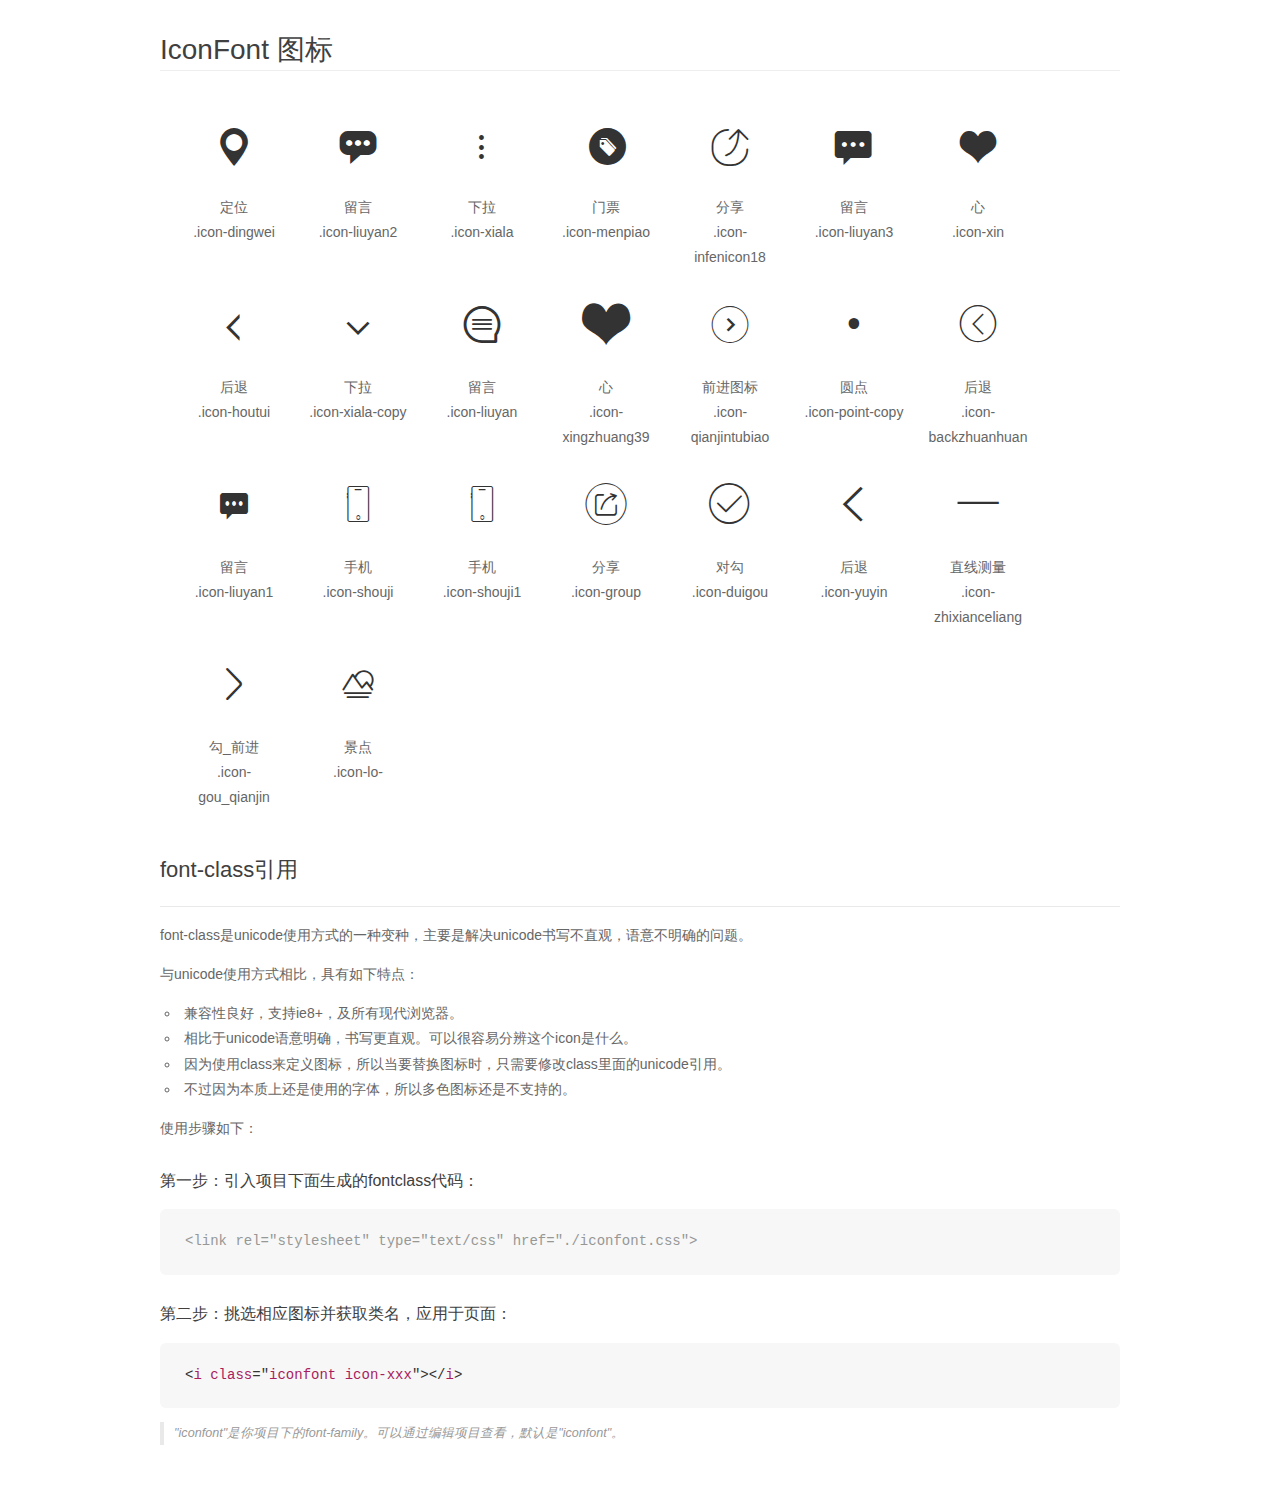
<file: font-icon/demo_fontclass.html>
<!DOCTYPE html>
<html>
<head>
    <meta charset="utf-8"/>
    <title>IconFont</title>
    <link rel="stylesheet" href="demo.css">
    <link rel="stylesheet" href="iconfont.css">
</head>
<body>
    <div class="main markdown">
        <h1>IconFont 图标</h1>
        <ul class="icon_lists clear">
            
                <li>
                <i class="icon iconfont icon-dingwei"></i>
                    <div class="name">定位</div>
                    <div class="fontclass">.icon-dingwei</div>
                </li>
            
                <li>
                <i class="icon iconfont icon-liuyan2"></i>
                    <div class="name">留言</div>
                    <div class="fontclass">.icon-liuyan2</div>
                </li>
            
                <li>
                <i class="icon iconfont icon-xiala"></i>
                    <div class="name">下拉</div>
                    <div class="fontclass">.icon-xiala</div>
                </li>
            
                <li>
                <i class="icon iconfont icon-menpiao"></i>
                    <div class="name">门票</div>
                    <div class="fontclass">.icon-menpiao</div>
                </li>
            
                <li>
                <i class="icon iconfont icon-infenicon18"></i>
                    <div class="name">分享</div>
                    <div class="fontclass">.icon-infenicon18</div>
                </li>
            
                <li>
                <i class="icon iconfont icon-liuyan3"></i>
                    <div class="name">留言</div>
                    <div class="fontclass">.icon-liuyan3</div>
                </li>
            
                <li>
                <i class="icon iconfont icon-xin"></i>
                    <div class="name">心</div>
                    <div class="fontclass">.icon-xin</div>
                </li>
            
                <li>
                <i class="icon iconfont icon-houtui"></i>
                    <div class="name">后退</div>
                    <div class="fontclass">.icon-houtui</div>
                </li>
            
                <li>
                <i class="icon iconfont icon-xiala-copy"></i>
                    <div class="name">下拉</div>
                    <div class="fontclass">.icon-xiala-copy</div>
                </li>
            
                <li>
                <i class="icon iconfont icon-liuyan"></i>
                    <div class="name">留言</div>
                    <div class="fontclass">.icon-liuyan</div>
                </li>
            
                <li>
                <i class="icon iconfont icon-xingzhuang39"></i>
                    <div class="name">心</div>
                    <div class="fontclass">.icon-xingzhuang39</div>
                </li>
            
                <li>
                <i class="icon iconfont icon-qianjintubiao"></i>
                    <div class="name">前进图标</div>
                    <div class="fontclass">.icon-qianjintubiao</div>
                </li>
            
                <li>
                <i class="icon iconfont icon-point-copy"></i>
                    <div class="name">圆点</div>
                    <div class="fontclass">.icon-point-copy</div>
                </li>
            
                <li>
                <i class="icon iconfont icon-backzhuanhuan"></i>
                    <div class="name">后退</div>
                    <div class="fontclass">.icon-backzhuanhuan</div>
                </li>
            
                <li>
                <i class="icon iconfont icon-liuyan1"></i>
                    <div class="name">留言</div>
                    <div class="fontclass">.icon-liuyan1</div>
                </li>
            
                <li>
                <i class="icon iconfont icon-shouji"></i>
                    <div class="name">手机</div>
                    <div class="fontclass">.icon-shouji</div>
                </li>
            
                <li>
                <i class="icon iconfont icon-shouji1"></i>
                    <div class="name">手机</div>
                    <div class="fontclass">.icon-shouji1</div>
                </li>
            
                <li>
                <i class="icon iconfont icon-group"></i>
                    <div class="name">分享</div>
                    <div class="fontclass">.icon-group</div>
                </li>
            
                <li>
                <i class="icon iconfont icon-duigou"></i>
                    <div class="name">对勾</div>
                    <div class="fontclass">.icon-duigou</div>
                </li>
            
                <li>
                <i class="icon iconfont icon-yuyin"></i>
                    <div class="name">后退</div>
                    <div class="fontclass">.icon-yuyin</div>
                </li>
            
                <li>
                <i class="icon iconfont icon-zhixianceliang"></i>
                    <div class="name">直线测量</div>
                    <div class="fontclass">.icon-zhixianceliang</div>
                </li>
            
                <li>
                <i class="icon iconfont icon-gou_qianjin"></i>
                    <div class="name">勾_前进</div>
                    <div class="fontclass">.icon-gou_qianjin</div>
                </li>
            
                <li>
                <i class="icon iconfont icon-lo-"></i>
                    <div class="name">景点</div>
                    <div class="fontclass">.icon-lo-</div>
                </li>
            
        </ul>

        <h2 id="font-class-">font-class引用</h2>
        <hr>

        <p>font-class是unicode使用方式的一种变种，主要是解决unicode书写不直观，语意不明确的问题。</p>
        <p>与unicode使用方式相比，具有如下特点：</p>
        <ul>
        <li>兼容性良好，支持ie8+，及所有现代浏览器。</li>
        <li>相比于unicode语意明确，书写更直观。可以很容易分辨这个icon是什么。</li>
        <li>因为使用class来定义图标，所以当要替换图标时，只需要修改class里面的unicode引用。</li>
        <li>不过因为本质上还是使用的字体，所以多色图标还是不支持的。</li>
        </ul>
        <p>使用步骤如下：</p>
        <h3 id="-fontclass-">第一步：引入项目下面生成的fontclass代码：</h3>


        <pre><code class="lang-js hljs javascript"><span class="hljs-comment">&lt;link rel="stylesheet" type="text/css" href="./iconfont.css"&gt;</span></code></pre>
        <h3 id="-">第二步：挑选相应图标并获取类名，应用于页面：</h3>
        <pre><code class="lang-css hljs">&lt;<span class="hljs-selector-tag">i</span> <span class="hljs-selector-tag">class</span>="<span class="hljs-selector-tag">iconfont</span> <span class="hljs-selector-tag">icon-xxx</span>"&gt;&lt;/<span class="hljs-selector-tag">i</span>&gt;</code></pre>
        <blockquote>
        <p>"iconfont"是你项目下的font-family。可以通过编辑项目查看，默认是"iconfont"。</p>
        </blockquote>
    </div>
</body>
</html>
</file>
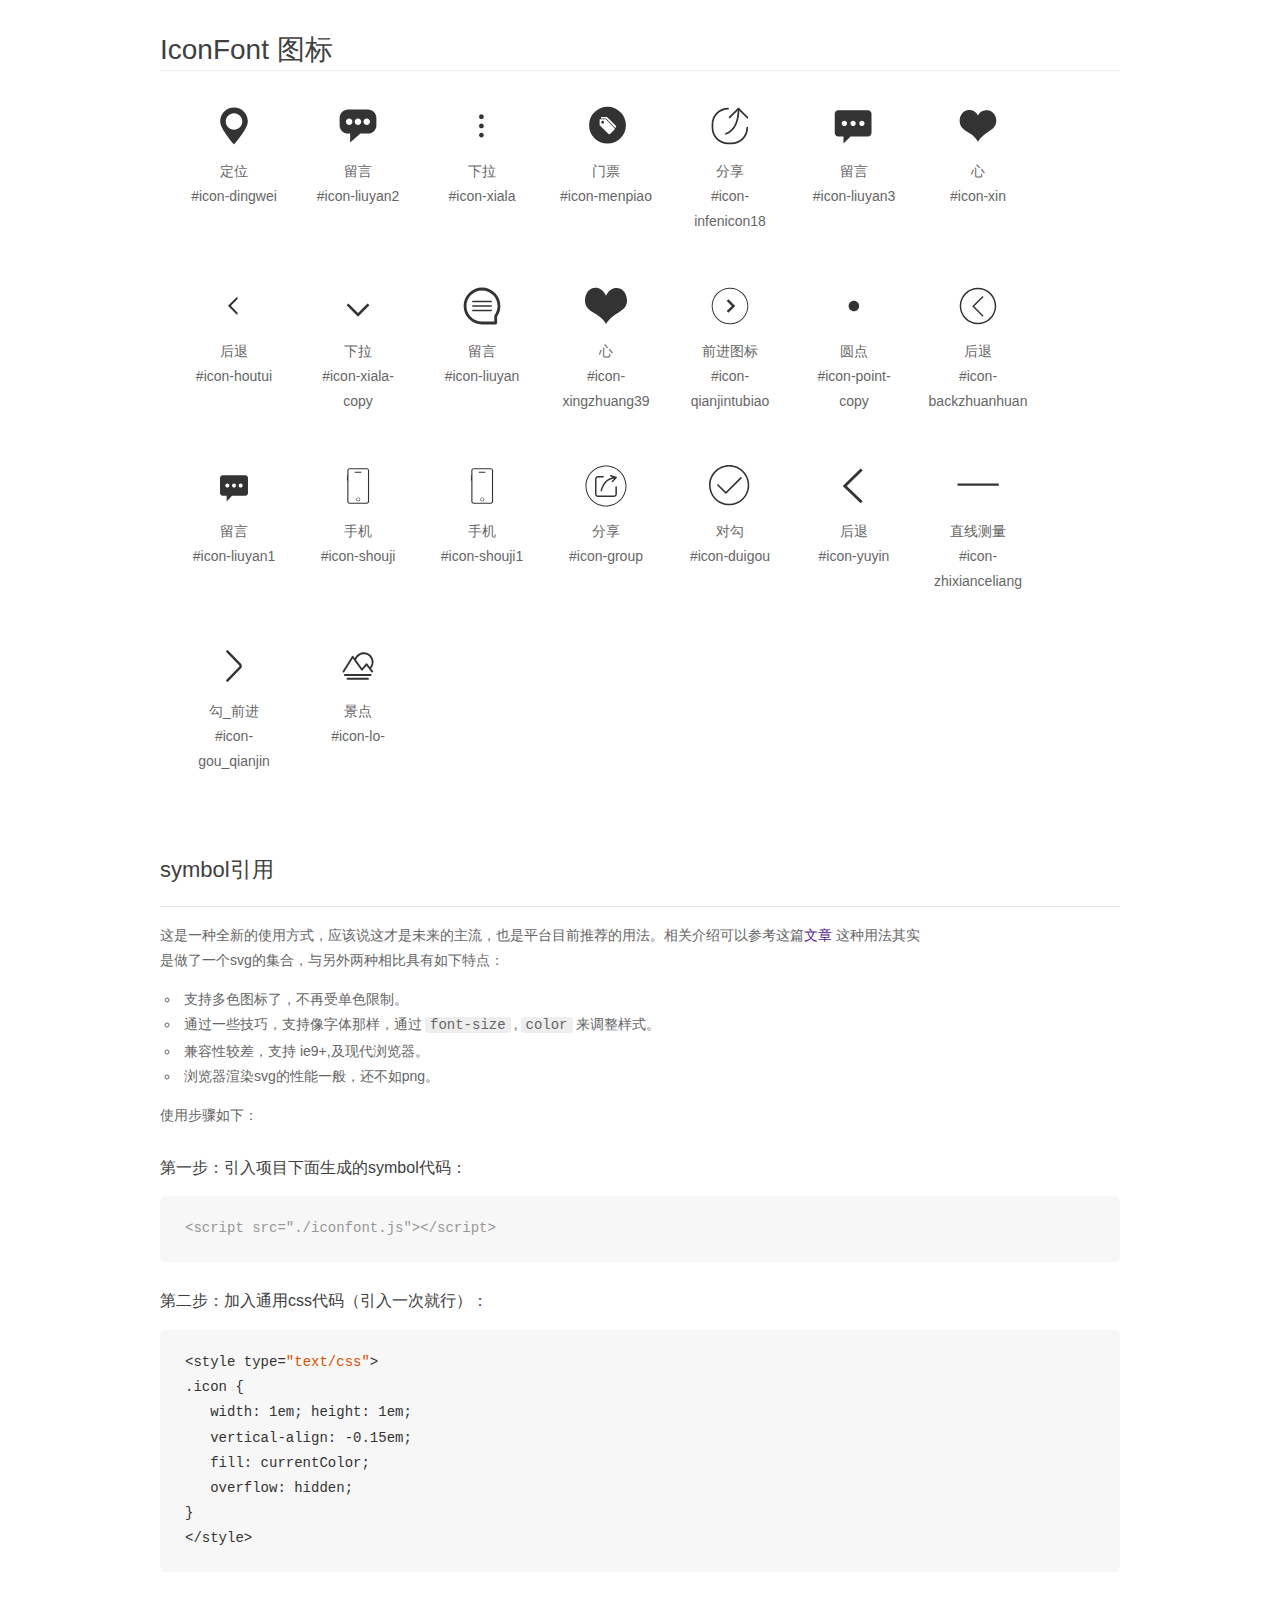
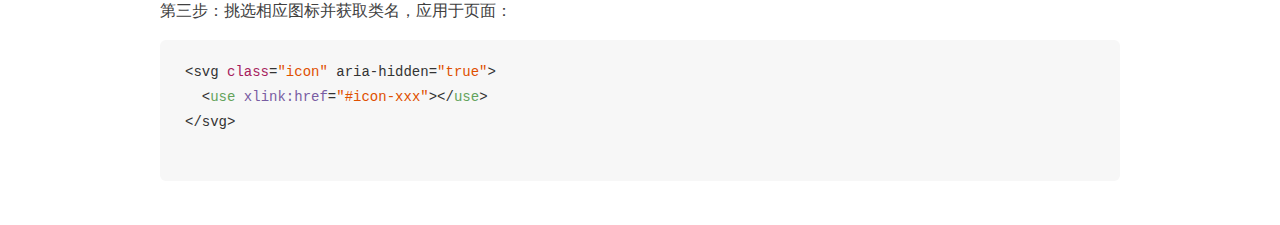
<file: font-icon/demo_symbol.html>
<!DOCTYPE html>
<html>
<head>
    <meta charset="utf-8"/>
    <title>IconFont</title>
    <link rel="stylesheet" href="demo.css">
    <script src="iconfont.js"></script>

    <style type="text/css">
        .icon {
          /* 通过设置 font-size 来改变图标大小 */
          width: 1em; height: 1em;
          /* 图标和文字相邻时，垂直对齐 */
          vertical-align: -0.15em;
          /* 通过设置 color 来改变 SVG 的颜色/fill */
          fill: currentColor;
          /* path 和 stroke 溢出 viewBox 部分在 IE 下会显示
             normalize.css 中也包含这行 */
          overflow: hidden;
        }

    </style>
</head>
<body>
    <div class="main markdown">
        <h1>IconFont 图标</h1>
        <ul class="icon_lists clear">
            
                <li>
                    <svg class="icon" aria-hidden="true">
                        <use xlink:href="#icon-dingwei"></use>
                    </svg>
                    <div class="name">定位</div>
                    <div class="fontclass">#icon-dingwei</div>
                </li>
            
                <li>
                    <svg class="icon" aria-hidden="true">
                        <use xlink:href="#icon-liuyan2"></use>
                    </svg>
                    <div class="name">留言</div>
                    <div class="fontclass">#icon-liuyan2</div>
                </li>
            
                <li>
                    <svg class="icon" aria-hidden="true">
                        <use xlink:href="#icon-xiala"></use>
                    </svg>
                    <div class="name">下拉</div>
                    <div class="fontclass">#icon-xiala</div>
                </li>
            
                <li>
                    <svg class="icon" aria-hidden="true">
                        <use xlink:href="#icon-menpiao"></use>
                    </svg>
                    <div class="name">门票</div>
                    <div class="fontclass">#icon-menpiao</div>
                </li>
            
                <li>
                    <svg class="icon" aria-hidden="true">
                        <use xlink:href="#icon-infenicon18"></use>
                    </svg>
                    <div class="name">分享</div>
                    <div class="fontclass">#icon-infenicon18</div>
                </li>
            
                <li>
                    <svg class="icon" aria-hidden="true">
                        <use xlink:href="#icon-liuyan3"></use>
                    </svg>
                    <div class="name">留言</div>
                    <div class="fontclass">#icon-liuyan3</div>
                </li>
            
                <li>
                    <svg class="icon" aria-hidden="true">
                        <use xlink:href="#icon-xin"></use>
                    </svg>
                    <div class="name">心</div>
                    <div class="fontclass">#icon-xin</div>
                </li>
            
                <li>
                    <svg class="icon" aria-hidden="true">
                        <use xlink:href="#icon-houtui"></use>
                    </svg>
                    <div class="name">后退</div>
                    <div class="fontclass">#icon-houtui</div>
                </li>
            
                <li>
                    <svg class="icon" aria-hidden="true">
                        <use xlink:href="#icon-xiala-copy"></use>
                    </svg>
                    <div class="name">下拉</div>
                    <div class="fontclass">#icon-xiala-copy</div>
                </li>
            
                <li>
                    <svg class="icon" aria-hidden="true">
                        <use xlink:href="#icon-liuyan"></use>
                    </svg>
                    <div class="name">留言</div>
                    <div class="fontclass">#icon-liuyan</div>
                </li>
            
                <li>
                    <svg class="icon" aria-hidden="true">
                        <use xlink:href="#icon-xingzhuang39"></use>
                    </svg>
                    <div class="name">心</div>
                    <div class="fontclass">#icon-xingzhuang39</div>
                </li>
            
                <li>
                    <svg class="icon" aria-hidden="true">
                        <use xlink:href="#icon-qianjintubiao"></use>
                    </svg>
                    <div class="name">前进图标</div>
                    <div class="fontclass">#icon-qianjintubiao</div>
                </li>
            
                <li>
                    <svg class="icon" aria-hidden="true">
                        <use xlink:href="#icon-point-copy"></use>
                    </svg>
                    <div class="name">圆点</div>
                    <div class="fontclass">#icon-point-copy</div>
                </li>
            
                <li>
                    <svg class="icon" aria-hidden="true">
                        <use xlink:href="#icon-backzhuanhuan"></use>
                    </svg>
                    <div class="name">后退</div>
                    <div class="fontclass">#icon-backzhuanhuan</div>
                </li>
            
                <li>
                    <svg class="icon" aria-hidden="true">
                        <use xlink:href="#icon-liuyan1"></use>
                    </svg>
                    <div class="name">留言</div>
                    <div class="fontclass">#icon-liuyan1</div>
                </li>
            
                <li>
                    <svg class="icon" aria-hidden="true">
                        <use xlink:href="#icon-shouji"></use>
                    </svg>
                    <div class="name">手机</div>
                    <div class="fontclass">#icon-shouji</div>
                </li>
            
                <li>
                    <svg class="icon" aria-hidden="true">
                        <use xlink:href="#icon-shouji1"></use>
                    </svg>
                    <div class="name">手机</div>
                    <div class="fontclass">#icon-shouji1</div>
                </li>
            
                <li>
                    <svg class="icon" aria-hidden="true">
                        <use xlink:href="#icon-group"></use>
                    </svg>
                    <div class="name">分享</div>
                    <div class="fontclass">#icon-group</div>
                </li>
            
                <li>
                    <svg class="icon" aria-hidden="true">
                        <use xlink:href="#icon-duigou"></use>
                    </svg>
                    <div class="name">对勾</div>
                    <div class="fontclass">#icon-duigou</div>
                </li>
            
                <li>
                    <svg class="icon" aria-hidden="true">
                        <use xlink:href="#icon-yuyin"></use>
                    </svg>
                    <div class="name">后退</div>
                    <div class="fontclass">#icon-yuyin</div>
                </li>
            
                <li>
                    <svg class="icon" aria-hidden="true">
                        <use xlink:href="#icon-zhixianceliang"></use>
                    </svg>
                    <div class="name">直线测量</div>
                    <div class="fontclass">#icon-zhixianceliang</div>
                </li>
            
                <li>
                    <svg class="icon" aria-hidden="true">
                        <use xlink:href="#icon-gou_qianjin"></use>
                    </svg>
                    <div class="name">勾_前进</div>
                    <div class="fontclass">#icon-gou_qianjin</div>
                </li>
            
                <li>
                    <svg class="icon" aria-hidden="true">
                        <use xlink:href="#icon-lo-"></use>
                    </svg>
                    <div class="name">景点</div>
                    <div class="fontclass">#icon-lo-</div>
                </li>
            
        </ul>


        <h2 id="symbol-">symbol引用</h2>
        <hr>

        <p>这是一种全新的使用方式，应该说这才是未来的主流，也是平台目前推荐的用法。相关介绍可以参考这篇<a href="">文章</a>
        这种用法其实是做了一个svg的集合，与另外两种相比具有如下特点：</p>
        <ul>
          <li>支持多色图标了，不再受单色限制。</li>
          <li>通过一些技巧，支持像字体那样，通过<code>font-size</code>,<code>color</code>来调整样式。</li>
          <li>兼容性较差，支持 ie9+,及现代浏览器。</li>
          <li>浏览器渲染svg的性能一般，还不如png。</li>
        </ul>
        <p>使用步骤如下：</p>
        <h3 id="-symbol-">第一步：引入项目下面生成的symbol代码：</h3>
        <pre><code class="lang-js hljs javascript"><span class="hljs-comment">&lt;script src="./iconfont.js"&gt;&lt;/script&gt;</span></code></pre>
        <h3 id="-css-">第二步：加入通用css代码（引入一次就行）：</h3>
        <pre><code class="lang-js hljs javascript">&lt;style type=<span class="hljs-string">"text/css"</span>&gt;
.icon {
   width: <span class="hljs-number">1</span>em; height: <span class="hljs-number">1</span>em;
   vertical-align: <span class="hljs-number">-0.15</span>em;
   fill: currentColor;
   overflow: hidden;
}
&lt;<span class="hljs-regexp">/style&gt;</span></code></pre>
        <h3 id="-">第三步：挑选相应图标并获取类名，应用于页面：</h3>
        <pre><code class="lang-js hljs javascript">&lt;svg <span class="hljs-class"><span class="hljs-keyword">class</span></span>=<span class="hljs-string">"icon"</span> aria-hidden=<span class="hljs-string">"true"</span>&gt;<span class="xml"><span class="hljs-tag">
  &lt;<span class="hljs-name">use</span> <span class="hljs-attr">xlink:href</span>=<span class="hljs-string">"#icon-xxx"</span>&gt;</span><span class="hljs-tag">&lt;/<span class="hljs-name">use</span>&gt;</span>
</span>&lt;<span class="hljs-regexp">/svg&gt;
        </span></code></pre>
    </div>
</body>
</html>
</file>
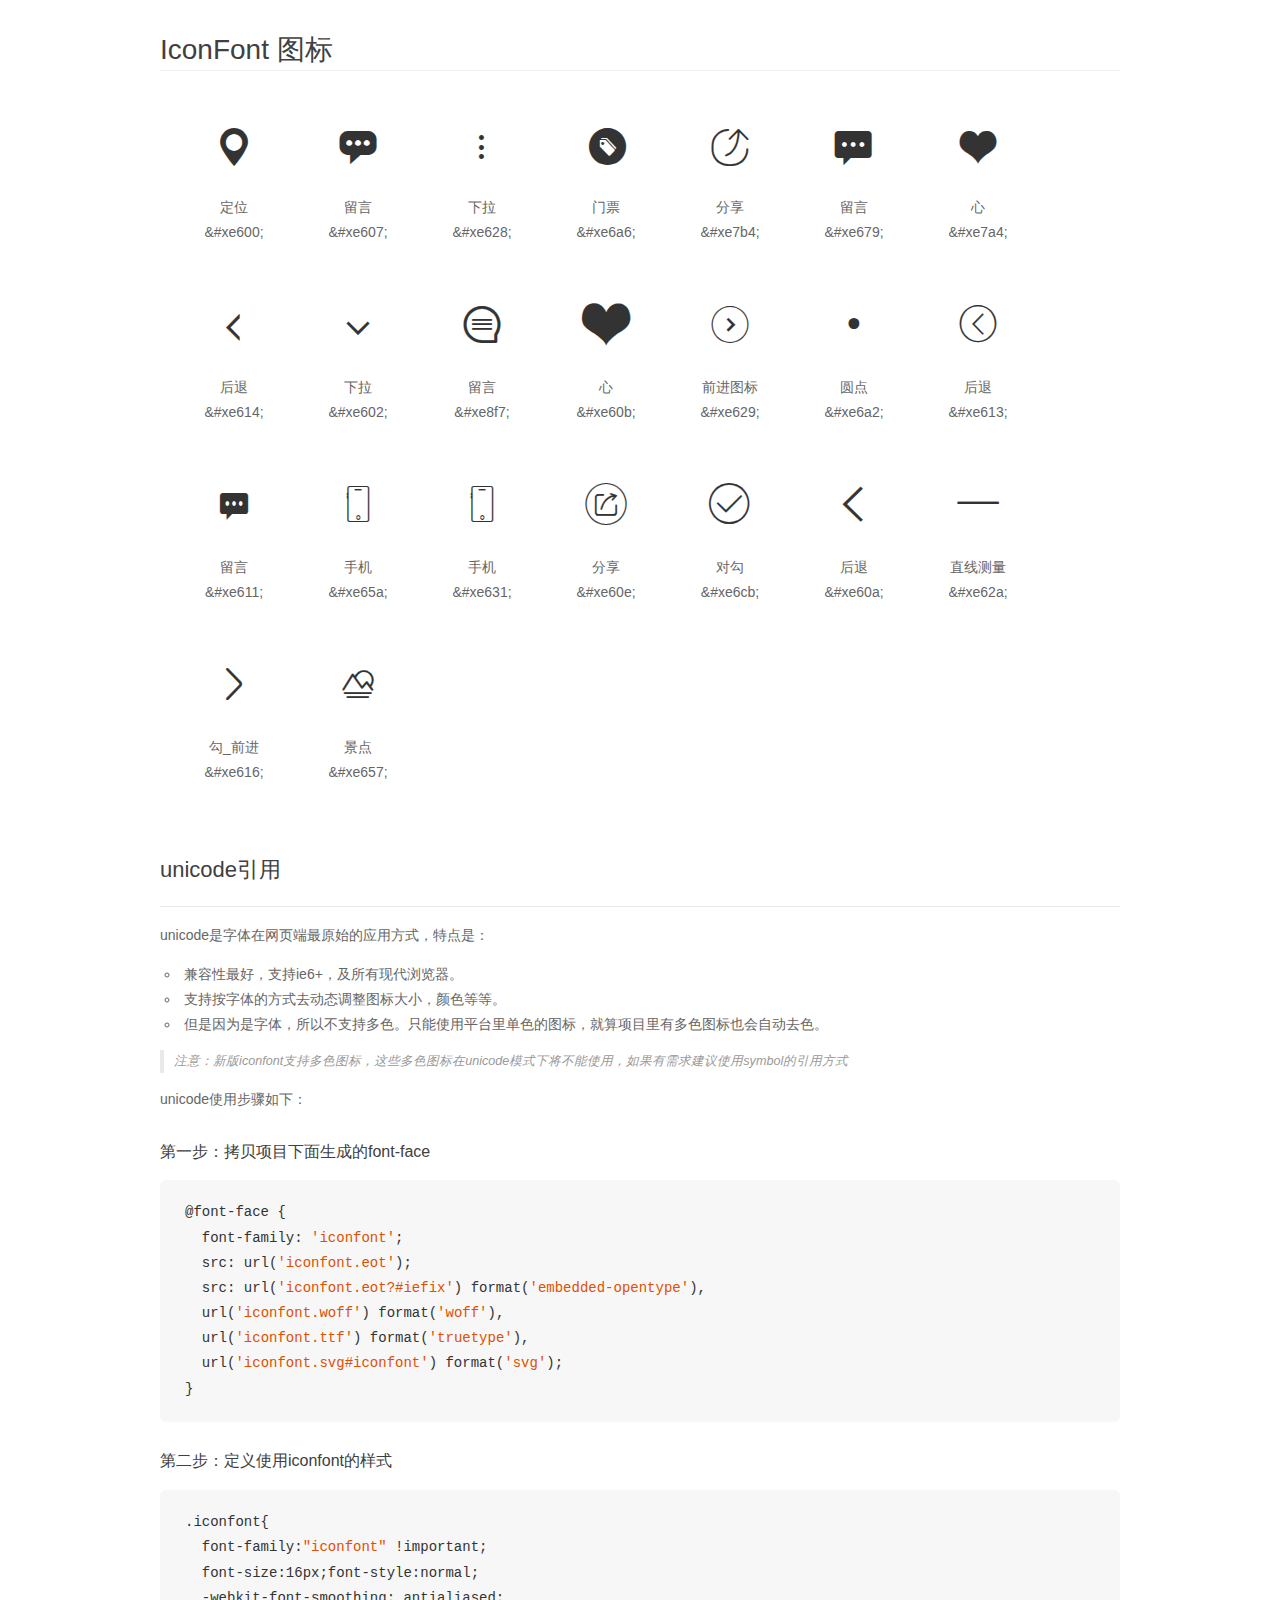
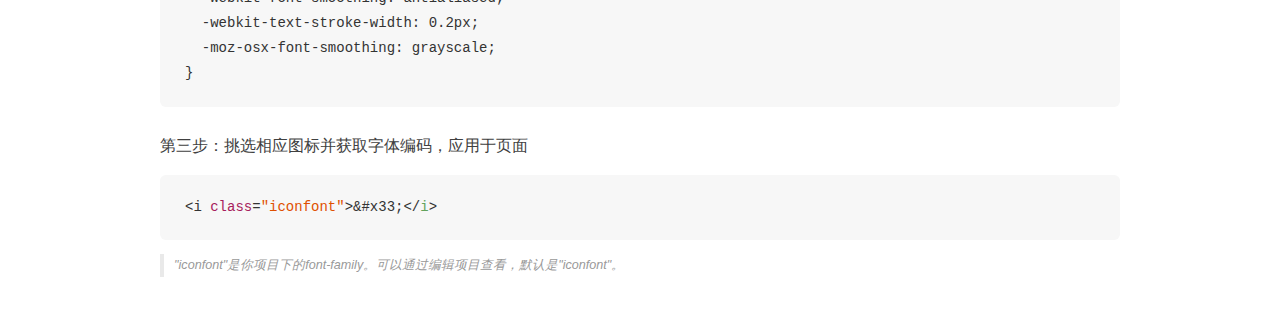
<file: font-icon/demo_unicode.html>
<!DOCTYPE html>
<html>
<head>
    <meta charset="utf-8"/>
    <title>IconFont</title>
    <link rel="stylesheet" href="demo.css">

    <style type="text/css">

        @font-face {font-family: "iconfont";
          src: url('iconfont.eot'); /* IE9*/
          src: url('iconfont.eot#iefix') format('embedded-opentype'), /* IE6-IE8 */
          url('iconfont.woff') format('woff'), /* chrome, firefox */
          url('iconfont.ttf') format('truetype'), /* chrome, firefox, opera, Safari, Android, iOS 4.2+*/
          url('iconfont.svg#iconfont') format('svg'); /* iOS 4.1- */
        }

        .iconfont {
          font-family:"iconfont" !important;
          font-size:16px;
          font-style:normal;
          -webkit-font-smoothing: antialiased;
          -webkit-text-stroke-width: 0.2px;
          -moz-osx-font-smoothing: grayscale;
        }

    </style>
</head>
<body>
    <div class="main markdown">
        <h1>IconFont 图标</h1>
        <ul class="icon_lists clear">
            
                <li>
                <i class="icon iconfont">&#xe600;</i>
                    <div class="name">定位</div>
                    <div class="code">&amp;#xe600;</div>
                </li>
            
                <li>
                <i class="icon iconfont">&#xe607;</i>
                    <div class="name">留言</div>
                    <div class="code">&amp;#xe607;</div>
                </li>
            
                <li>
                <i class="icon iconfont">&#xe628;</i>
                    <div class="name">下拉</div>
                    <div class="code">&amp;#xe628;</div>
                </li>
            
                <li>
                <i class="icon iconfont">&#xe6a6;</i>
                    <div class="name">门票</div>
                    <div class="code">&amp;#xe6a6;</div>
                </li>
            
                <li>
                <i class="icon iconfont">&#xe7b4;</i>
                    <div class="name">分享</div>
                    <div class="code">&amp;#xe7b4;</div>
                </li>
            
                <li>
                <i class="icon iconfont">&#xe679;</i>
                    <div class="name">留言</div>
                    <div class="code">&amp;#xe679;</div>
                </li>
            
                <li>
                <i class="icon iconfont">&#xe7a4;</i>
                    <div class="name">心</div>
                    <div class="code">&amp;#xe7a4;</div>
                </li>
            
                <li>
                <i class="icon iconfont">&#xe614;</i>
                    <div class="name">后退</div>
                    <div class="code">&amp;#xe614;</div>
                </li>
            
                <li>
                <i class="icon iconfont">&#xe602;</i>
                    <div class="name">下拉</div>
                    <div class="code">&amp;#xe602;</div>
                </li>
            
                <li>
                <i class="icon iconfont">&#xe8f7;</i>
                    <div class="name">留言</div>
                    <div class="code">&amp;#xe8f7;</div>
                </li>
            
                <li>
                <i class="icon iconfont">&#xe60b;</i>
                    <div class="name">心</div>
                    <div class="code">&amp;#xe60b;</div>
                </li>
            
                <li>
                <i class="icon iconfont">&#xe629;</i>
                    <div class="name">前进图标</div>
                    <div class="code">&amp;#xe629;</div>
                </li>
            
                <li>
                <i class="icon iconfont">&#xe6a2;</i>
                    <div class="name">圆点</div>
                    <div class="code">&amp;#xe6a2;</div>
                </li>
            
                <li>
                <i class="icon iconfont">&#xe613;</i>
                    <div class="name">后退</div>
                    <div class="code">&amp;#xe613;</div>
                </li>
            
                <li>
                <i class="icon iconfont">&#xe611;</i>
                    <div class="name">留言</div>
                    <div class="code">&amp;#xe611;</div>
                </li>
            
                <li>
                <i class="icon iconfont">&#xe65a;</i>
                    <div class="name">手机</div>
                    <div class="code">&amp;#xe65a;</div>
                </li>
            
                <li>
                <i class="icon iconfont">&#xe631;</i>
                    <div class="name">手机</div>
                    <div class="code">&amp;#xe631;</div>
                </li>
            
                <li>
                <i class="icon iconfont">&#xe60e;</i>
                    <div class="name">分享</div>
                    <div class="code">&amp;#xe60e;</div>
                </li>
            
                <li>
                <i class="icon iconfont">&#xe6cb;</i>
                    <div class="name">对勾</div>
                    <div class="code">&amp;#xe6cb;</div>
                </li>
            
                <li>
                <i class="icon iconfont">&#xe60a;</i>
                    <div class="name">后退</div>
                    <div class="code">&amp;#xe60a;</div>
                </li>
            
                <li>
                <i class="icon iconfont">&#xe62a;</i>
                    <div class="name">直线测量</div>
                    <div class="code">&amp;#xe62a;</div>
                </li>
            
                <li>
                <i class="icon iconfont">&#xe616;</i>
                    <div class="name">勾_前进</div>
                    <div class="code">&amp;#xe616;</div>
                </li>
            
                <li>
                <i class="icon iconfont">&#xe657;</i>
                    <div class="name">景点</div>
                    <div class="code">&amp;#xe657;</div>
                </li>
            
        </ul>
        <h2 id="unicode-">unicode引用</h2>
        <hr>

        <p>unicode是字体在网页端最原始的应用方式，特点是：</p>
        <ul>
        <li>兼容性最好，支持ie6+，及所有现代浏览器。</li>
        <li>支持按字体的方式去动态调整图标大小，颜色等等。</li>
        <li>但是因为是字体，所以不支持多色。只能使用平台里单色的图标，就算项目里有多色图标也会自动去色。</li>
        </ul>
        <blockquote>
        <p>注意：新版iconfont支持多色图标，这些多色图标在unicode模式下将不能使用，如果有需求建议使用symbol的引用方式</p>
        </blockquote>
        <p>unicode使用步骤如下：</p>
        <h3 id="-font-face">第一步：拷贝项目下面生成的font-face</h3>
        <pre><code class="lang-js hljs javascript">@font-face {
  font-family: <span class="hljs-string">'iconfont'</span>;
  src: url(<span class="hljs-string">'iconfont.eot'</span>);
  src: url(<span class="hljs-string">'iconfont.eot?#iefix'</span>) format(<span class="hljs-string">'embedded-opentype'</span>),
  url(<span class="hljs-string">'iconfont.woff'</span>) format(<span class="hljs-string">'woff'</span>),
  url(<span class="hljs-string">'iconfont.ttf'</span>) format(<span class="hljs-string">'truetype'</span>),
  url(<span class="hljs-string">'iconfont.svg#iconfont'</span>) format(<span class="hljs-string">'svg'</span>);
}
</code></pre>
        <h3 id="-iconfont-">第二步：定义使用iconfont的样式</h3>
        <pre><code class="lang-js hljs javascript">.iconfont{
  font-family:<span class="hljs-string">"iconfont"</span> !important;
  font-size:<span class="hljs-number">16</span>px;font-style:normal;
  -webkit-font-smoothing: antialiased;
  -webkit-text-stroke-width: <span class="hljs-number">0.2</span>px;
  -moz-osx-font-smoothing: grayscale;
}
</code></pre>
        <h3 id="-">第三步：挑选相应图标并获取字体编码，应用于页面</h3>
        <pre><code class="lang-js hljs javascript">&lt;i <span class="hljs-class"><span class="hljs-keyword">class</span></span>=<span class="hljs-string">"iconfont"</span>&gt;&amp;#x33;<span class="xml"><span class="hljs-tag">&lt;/<span class="hljs-name">i</span>&gt;</span></span></code></pre>

        <blockquote>
        <p>"iconfont"是你项目下的font-family。可以通过编辑项目查看，默认是"iconfont"。</p>
        </blockquote>
    </div>


</body>
</html>
</file>
<file: css/index.css>
html,body{
    width:100%;height:100%;
    padding: 0;margin: 0;
    font-family: "微软雅黑";
}
span{
	padding: 0;margin: 0;
}
ul,li{
    list-style: none;
}
a{
    text-decoration: none;
}
.body{
	position: relative;
}
.ztl{
	width:100%;height:0.4rem;background:#1199F8;
}
.head{
	width:100%;height:0.69rem;background:#1199F8;
	padding-top: 0.18rem;position: relative;
}
.head-inner{
	width:100%;height:0.48rem;/*background:red;*/
}
.dingwei{
	width:17.33333333%;height:0.48rem;
	margin-left: 3.73333333%;float: left;
	border-bottom-left-radius: 0.325rem;
	border-bottom-right-radius: 0.325rem;
	border-top-left-radius: 0.325rem;
	border-top-right-radius: 0.325rem;
	background:#0984DB;border:1px solid #5DBCFF;
	
}
.dw-tb{
	width:0.28rem;height: 100%;text-align: center;
	line-height: 0.1rem;float: left;
}
.dw-tb:before{
	content: "\e600";color:#19C2FF;font-size: 0.38rem;
}
.dw-d{
	width:0.1rem;height:0.1rem;background:#FFD510 ;
	border-radius: 100%;margin-left: 0.14rem;margin-top: 0.1rem;
}
.dw-dd{
	width:0.5rem;height: 100%;text-align: center;
	line-height: 0.5rem;float: left;margin-left: 0.2rem;
	font-size: 0.2rem;color:#fff;
}
.dw-xl{
	width:0.28rem;height: 100%;text-align: center;
	line-height: 0rem;float: left;
}
.dw-xl:before{
	content: "\e602";color:#fff;font-size: 0.3rem;
}
.logo-txt{
	width:22.6666666%;height:0.48rem;
	float: left;margin-left:19% ;line-height: 0.01rem;
	text-align: center;position: relative;
}
.logo-txt span:nth-child(1){
	color: #fff;
}
.logo-txt span{
	font-size: 0.31rem;
}
.lg-dd{
	width:0.12rem;height: 0.12rem;background:#0070BE;border-radius: 100%;
	position: absolute;top:0.15rem;left:0.82rem
}
.lg-dd-inner{
	width:0.1rem;height: 0.1rem;background:#fff;border-radius: 100%;
	/*position: absolute;top:0.15rem;left:0.82rem*/
}
.hd-ly{
	width:6.666667%;
	height: 0.5rem;margin-left: 6.4rem;
	background:#0984DB;border:1px solid #0171BF;
	border-radius: 100%;text-align: center;line-height: 0.1rem;
	}
.hd-ly:before{
    content: "\e8f7";color:#fff ;
    font-size: 0.3rem;
}
.mb-nav{
	width:0.6rem;height:0.48rem;
	position: absolute;right:0.05rem;top:-0.2rem
}
.mb-nav:before{
    content: "\e628";color:#fff ;
    font-size: 0.6rem;
}
/*banner*/
.banner{
	width:100%;height:3.52rem;
	background: url(../img/sy-ban1.jpg);
	background-size: cover;
	position: relative;
}
.banner img{
	width:4.42rem;height:0.44rem;
	position: absolute;top:-0.2rem;left:1.8rem;
}
.ban-zz{
	width:100%;height:0.54rem;background:#1e243a;
	opacity: 0.62;
}
.neirong{
	width:100%;height:18.66rem ;background:#F1F1F1;
}
.nr-inner{
	width:93.6%;height:100%;margin: 0 auto;padding-top: 0.3rem;
}
.sousuo{
	width:100%;height:0.67rem;
	position: relative;
	margin-bottom: 0.18rem;
}
.ss-left{
	width:5.74rem;height: 0.6rem;
	border: 1px solid #9E9E9E;
	background:#fff;
	border-bottom-left-radius: 1.43rem;
    border-bottom-right-radius: 1.43rem;
	border-top-left-radius: 1.43rem;
	border-top-right-radius: 1.43rem;
	background-repeat: no-repeat;
	background-size: contain;float: left;
}
.ss-left input{
	width:60%;height:55%;position: absolute;left:0.5rem;top:0.1rem;
	border: none;line-height: 0.5rem;color:#AAAAAA;
}
.ss-right{
	width:1.19rem;height:100%;
	float: right;position: absolute;right: 0;top:-0.25rem
}
.ss-right img{
	width:1.19rem;height:100%;
}
.fenlei{
	width:100%;height:2.35rem;
	display: flex;
}
.fl-son{
	width:1.67rem;height: 100%;
	margin-right: 0.2rem;position: relative;
	text-align: center;
}
.fl-son img{
	width:1.67rem;height: 2.35rem;
}
.fl-son span{
	font-size:0.24rem ;
	display: block;position: absolute;top:1.75rem;left:0.5rem;
	font-weight: bold;
}
.fl-son p{
	font-size:0.16rem ;
	display: block;position: absolute;top:1.3rem;left:0.25rem;
}
.zhuti{
	width:100%;height: 8.15rem;
	margin-top:0.28rem;
}
.zt-title{
	width:2.46rem;height: 0.55rem;background:url(../img/ztfx-title.png);
	background-size: cover;
}
.zt{
	width:100%;height:3.56rem;display: flex;
	margin-top:0.18rem ;
}
.zt-son{
	width:2.26rem;height: 100%;margin-right: 0.25rem;
	position: relative;
}
.zt-son-bg{
	width:2.12rem;height: 3.3rem;background:#548A00;
	border-bottom-left-radius: 0.25rem;
	border-bottom-right-radius: 0.25rem;
	border-top-left-radius: 0.25rem;
	border-top-right-radius: 0.25rem;
	/*margin: 0 auto;*/
	position: absolute;top:0.25rem;left:0.1rem;
}
.zt-son-qg{
	width: 2.25rem;height: 3.48rem;background:#fff;
	border-bottom-left-radius: 0.25rem;
	border-bottom-right-radius: 0.25rem;
	border-top-left-radius: 0.25rem;
	border-top-right-radius: 0.25rem;
	position: absolute;top:0;left:0;
	z-index: 999;
}
.z-s-q-img{
	width:100%;height: 1.85rem;
	border-top-left-radius: 0.25rem;
	border-top-right-radius: 0.25rem;
}
.z-s-q-img img{
	width:100%;height: 1.85rem;
}
.z-s-q-txt{
	width:100%;height: 1.2rem;
	border-bottom: 1px dashed #D1D1D1;
}
.z-s-q-txt .txt-fl{
	display: block;
	margin: 0 auto;
	width:1.95rem;/*height:0.28rem;*/
	padding-top: 0.2rem;
	font-size: 0.26rem;color:#272729;font-weight: bold;
}
.z-s-q-txt .txt-english{
	display: block;
	margin: 0 auto;
	padding-top: 0.01rem;
	width:1.95rem;height:0.159rem;
	font-size: 0.18rem;color:#787980;
}
.z-s-q-txt .txt-miaoshu{
	display: block;
	margin: 0 auto;
	padding-top:0.1rem ;
	width:1.95rem;/*height:0.16rem;*/
	font-size: 0.24rem;color:#595858;
}
/*字体图标*/
@font-face {
    font-family: 'iconfont';  /* project id 194164 */
    src: url('../font-icon/iconfont.eot');
    src: url('../font-icon/iconfont.eot?#iefix') format('embedded-opentype'),
    url('../font-icon/iconfont.woff') format('woff'),
    url('../font-icon/iconfont.ttf') format('truetype'),
    url('../font-icon/iconfont.svg#iconfont') format('svg');
}
.iconfont{
    font-family: "iconfont";

}
.zsq-sc{
	width:0.8rem;height: 100%;/*background:yellow;*/
	position: absolute;top:0;left: 0;
	font-size:0.16rem ;line-height: 0.45rem;text-align: right;
}
.zsq-sc span{
	display: block;width:0.3rem;height: 0.3rem;position: absolute;
	top:0rem;left: 0.1rem;margin-right: 0.1rem;
}
.zsq-sc span:before{
    content: "\e7a4";color:#FF1369 ;
    font-size: 0.2rem;
}
.zsq-ly{
	width:1rem;height: 100%;/*background:yellow;*/
	position: absolute;top:0;right: 0;
	font-size:0.16rem ;line-height: 0.45rem;text-align: center;
}
.zsq-ly span{
	display: block;width:0.3rem;height: 0.3rem;position: absolute;
	top:0rem;left: 0rem;margin-right: 0.1rem;
}
.zsq-ly span:before{
    content: "\e611";color:#2495FF ;
    font-size: 0.2rem;
}
.jh{
	width:100%;height: 0.4rem;position: relative;
}
.fx{
	width:100%;height: 5.8rem;
}
.fx-title{
	width:2.46rem;height: 0.55rem;background:url(../img/fx.png);
	background-size: cover;
	margin-bottom: 0.24rem;
}
.fx-list{
	width: 100%;height:2.25rem;padding-top: 0.05rem;
	padding-bottom: 0.05rem;
	margin-bottom:0.28rem ;
}
.fx-list-inner{
	width:100%;height:2.25rem;background:#fff;
}
.fx-left{
	width:2.34rem;height: 2.34rem;float: left;
}
.fx-left img{
	width:2.34rem;height: 2.34rem;margin-top: -0.05rem;
}
.fx-right{
	width:4.38rem;height:100% ;float: left;margin-left: 0.2rem;
}
.fx-top{
	width:4.38rem;height:0.68rem ;
}
.fx-top-left{
	width:2.6rem;height:100%;border-bottom: 1px dashed #D1D1D1;
	position: relative;
	float: left;
}
.fx-top-left span{
	font-size:0.28rem ;font-weight: bold;position: absolute;
	left:0;top:0.26rem;
}
.fx-top-left P{
	font-size:0.18rem ;position: absolute;
	left:1.27rem;top:0.2rem;
}
.fx-top-right {
	width:1.3rem;height: 0.4rem;float:right;margin-top: -0.4rem;
	/*margin-left:0.3rem ;*/
}
.fx-top-right img{
	width:1.3rem;height: 0.4rem;
}
.fx-middle{
	width:4.38rem;height:0.96rem ;
	font-size: 0.22rem;color:#373737;
	text-align: left;
}
.fx-bottom{
	width:4.38rem;height:0.6rem ;
	border-top: 1px dashed #D1D1D1;
}
.fx-bottom-inner{
	width:100%;height: 0.4rem;margin-top: 0.1rem;
}
.zan{
	width:1.1rem;height: 100%;border-right: 1px dashed #D1D1D1;
	float: left;font-size: 0.16rem;text-align: left;line-height: 0.5rem;
}
.zan:before{
    content: "\e7a4";color:#FF1369 ;
    font-size: 0.2rem;margin-right: 0.1rem;
}
.liuyan{
	width:1.49rem;height: 100%;border-right: 1px dashed #D1D1D1;
	float: left;font-size: 0.16rem;text-align: center;line-height: 0.5rem;
}
.liuyan:before{
    content: "\e611";color:#108CFF ;
    font-size: 0.2rem;margin-right: 0.2rem;
}
.price{
	width:1.71rem;height: 100%;
	float: left;position: relative
}
.danwei{
	font-size:0.14rem;color:#FF1345 ;position: absolute;
	left:0.4rem;line-height: 0.5rem;
}
.yj{
	font-size:0.14rem;color:#ACACAC;position: absolute;
	left:0.77rem;line-height: 0.5rem;
}
.xj{
	font-size:0.2rem;color:#373737;position: absolute;
	left:1.3rem;line-height: 0.5rem;
}
.nav{
	width:100%;height: 1rem;background:#fff;
	position: fixed;bottom: 0;border-radius: 5px;
	z-index: 999;
}
.nav-inner{
	width:94%;height: 100%;
	margin: 0 auto;
}
.nav-right{
	width:2.35rem;height: 100%;float: left;/*background: yellow;*/
	position: absolute;left:5.15rem;bottom:0;
}
.nav-right img{
	width:0.55rem;height: 0.5rem;
}
.nav-left{
	width:2.35rem;height: 100%;float: left;/*background: blue;*/
	position: relative;
}
.nav-l-img{
	width:0.6rem;height: 0.6rem;/*background: red;*/line-height: 0.6rem;
	margin: 0 auto;
}
.nav-l-img img{
	width:0.6rem;height: 0.5rem;
	}
.nav-middle{
	width:2.57rem;height: 1rem;float: left;/*background: pink;*/
	position: relative;
}
.nav-middle img{
	width:0.7rem;height:0.6rem;
}
.nav-inner span{
	display: block;
	font-size:0.24rem ;color: #008BEC;
	position: absolute;left:0.9rem;bottom: 0.05rem;
}
.current{
	width:2.57rem;height: 1.15rem;background:#FFB005;
	position: absolute;left:2.55rem;bottom:0;
	border-top-left-radius: 5px;
	border-top-right-radius: 5px;
}
.nav-middle .nav-m-txt{
	display: block;
	font-size:0.28rem ;color: #fff;
	position: absolute;left:1.05rem;bottom: 0.05rem;
}
</file>
<file: css/me.css>
html,body{
    width:100%;height:100%;
    padding: 0;margin: 0;
    font-family: "微软雅黑";
}
span{
	padding: 0;margin: 0;
}
ul,li{
    list-style: none;
}
a{
    text-decoration: none;
}
@font-face {
    font-family: 'iconfont';  /* project id 194164 */
    src: url('../font-icon/iconfont.eot');
    src: url('../font-icon/iconfont.eot?#iefix') format('embedded-opentype'),
    url('../font-icon/iconfont.woff') format('woff'),
    url('../font-icon/iconfont.ttf') format('truetype'),
    url('../font-icon/iconfont.svg#iconfont') format('svg');
}
.iconfont{
    font-family: "iconfont";

}
body{
	background:#F1F1F1;
}
.ban{
	width:100%;height: 5.1rem;background-image: url(../img/me-ban.png);
	background-size: 100% 5.1rem;
	background-repeat: no-repeat;
}
.head{
	width:100%;height: 1.28rem;background: #000;opacity:0.8 ;
	position: relative;
}
.me-back{
	width:0.5rem;height: 0.5rem;float: left;
}
.me-back:before{
	content: "\e613";font-size:0.5rem;color:#fff;margin-left:0.24rem
}
.me-ly{
	width:0.5rem;height: 0.5rem;float: right;margin-right:0.24rem
}
.me-ly:before{
	content: "\e8f7";font-size:0.48rem;color:#fff;
}
.me-xian{
	width:0.4rem;float: left;margin-left: 2.2rem;
}
.me-xian:before{
	content: "\e62a";font-size:0.5rem;color:#fff;
}
.me-dian{
	/*width:0.1rem;*/float: left;
}
.me-dian:before{
	content: "\e6a2";font-size:0.5rem;color:#fff;margin-top: -0.5rem;
}
.me-name1{
	width:0.9rem;height:0.3rem;float: left;position: absolute;
	top:0.75rem;left:3.5rem;font-size: 0.24rem;
	color:#fff;
}
.me-tx img{
	width:2.52rem;height: 2.28rem;
	position: absolute;left:2.5rem;top:3.3rem;
}
.me-xinxi{
	width:7.02rem;height:0.68rem ;margin: 0.8rem auto;
}
.me-name{
	font-size: 0.22rem;font-weight: bold;margin-left: 1.62rem;float: left;
}
.taoxin{
	width:0.3rem;height: 0.2rem;margin-left: 4.62rem;line-height: 0rem;
	text-align: center;
}
.taoxin:before{
	content: "\e7a4";color:#FF1B1B;font-size: 0.3rem;
}
.xian{
	width:0.7rem;border-bottom: 2px dashed #d1d1d1;margin: 0.2rem auto;
}
.xing{
	width:1.3rem;height: 0.3rem;background: url(../img/xj.png);
	background-size: cover;margin: 0 auto;
}
/*内容*/
.neirong{
	width:100%;height:13rem;
}
.nr-inner{
	width:93.6%;height:100%;margin: 0 auto;
}
.youhuijuan{
	width:100%;height:1.34rem;display: flex;
}
.yhj-left{
	width:46.4%;height: 100%;background:#fff;margin-right:0.2rem;
	border-bottom-left-radius: 5px;
	border-bottom-right-radius: 5px;
	border-top-left-radius: 5px;
	border-top-right-radius: 5px;
	display: flex;
}
.yhj-img{
	width:1.3rem;height: 1rem;float: left;
}
.yhj-img img{
	width:1.3rem;height: 1rem;
}
.yhj-txt{
	width:2.2rem;height: 0.96rem;float: left;
	border-left: 1px dashed #d1d1d1;margin-top: 0.2rem;margin-left: 0.1rem;
	padding-left: 0.1rem;
}
.y-t-top{
	width:100%;height:0.28rem;font-size: 0.24rem;color: #3E3E3E;
}
.y-t-bottom{
	width:0.88rem;height: 0.4rem;color:#FF1B1B;font-size:0.3rem ;
	border-top: 1px dashed #d1d1d1;
}
/*个人设置*/
.meSet{
	width:100%;height: 3.8rem;margin-top:0.6rem ;
}
.meSet-title{
	font-size:0.34rem ;margin-bottom: 0.28rem;
}
.yjms{
	width:100%;height: 0.73rem;background: #fff;
	border-bottom-left-radius: 3px;
	border-bottom-right-radius: 3px;
	border-top-left-radius: 3px;
	border-top-right-radius: 3px;
	line-height: 0.73rem;
	position: relative;
	margin-bottom: 0.12rem;
}
.yjms span{
	display: block;
	font-size:0.26rem ;margin-left: 0.7rem;float: left;
}
.but{
	width:0.65rem;height:0.25rem ;background:#00B411;
	border-bottom-left-radius: 0.1623rem;
	border-bottom-right-radius: 0.1623rem;
	border-top-left-radius: 0.1623rem;
	border-top-right-radius: 0.1623rem;
	float: right;margin-right: 0.4rem;margin-top: 0.23rem;
}
.but-yuan{
	width:0.3rem;height: 0.3rem;background: #E1FFE4;border-radius: 100%;
	position: absolute;left:6.2rem;top:0.2rem
}
.yell{
	width:0.15rem;height: 0.15rem;background: #FFF100;border-radius: 100%;
	margin: 0.075rem auto;
}
.bai{
	width:0.1rem;height: 0.1rem;background: #fff;border-radius: 100%;
	margin: 0.025rem auto;
	
}
/*个人收藏*/
.me-sc-title{
	font-size:0.32rem ;margin-left: 0;margin-top: 0.5rem;
	margin-bottom: 0.2rem;
}
.fx-icon{
	width:0.3rem;height: 0.3rem;float: right;
	text-align: center;line-height: 0.3rem;margin-right:0.5rem ;
}
.fx-icon:before{
	content: "\e629";font-size: 0.3rem;color:#149AF8 ;
}
</file>
<file: css/xiangqing.css>
body{
	background:#F1F1F1;
}
.xq-back{
	width:0.6rem;height: 0.6rem;line-height: 0.4rem;float: left;
	margin-left: 0.3rem;
}
.xq-back:before{
	content: "\e613";font-size: 0.6rem;color:#fff;
}
.xq-fx{
	width:0.6rem;height: 0.6rem;line-height: 0.4rem;float: right;
	margin-right:0.3rem; 
}
.xq-fx:before{
	content: "\e60e";font-size: 0.6rem;color:#fff;
}
.xq-ban{
	width:100%;height:4.9rem;margin-top: 0.21rem;
}
.xq-ban img{
	width:100%;height:4.9rem;
}
/*景点介绍*/
.jdjs{
	width: 100%;height: 2.3rem;background:#fff;border-bottom: 2px solid #DCDCDC ;
}
.jdjs-xq{
	width:100%;height:1.5rem;border-bottom: 1px solid #DCDCDC ;
	}
.jx-top{
	width:100%;height: 0.8rem;line-height: 0.8rem;font-size:0.24rem ;
}
.jx-t-l{
	width:1.57rem;height: 100%;font-size:0.28rem ;color:#666666;float: left;
	margin-left: 0.24rem;line-height: 0.7rem;
}
.jx-t-l:before{
	content: "\e657";font-size:0.4rem ;
}	
.jx-t-r{
	width:3.9rem;height: 100%;font-size:0.24rem ;color:#BCBCBC;float: left;
	margin-left: 0.24rem;text-align: left;margin-left: 1rem;
}
.jx-t-r-go{
	width:0.3rem;height100%;float: right;margin-top:0rem;margin-right: 0.24rem;
}
.jx-t-r-go:before{
	content: "\e616";font-size:0.3rem ;text-align: right;
}
.jx-bottom{
	width:95%;height: 0.7rem;line-height: 0.6rem;font-size:0.24rem;
	margin-left: 0.24rem;color:#666666;
}	
.jx-b-l{
	width:4rem;height: 100%;font-size:0.28rem ;color:#666666;float: left;
	margin-left: 0.24rem;line-height: 0.7rem;
}
.jx-b-l:before{
	content: "\e600";font-size:0.4rem ;
}
/*门票特惠*/
.jdmp{
	width:100%;height:3rem;margin-top:0.23rem ;
}
.jdmp-title{
	width:100%;height: 0.9rem;background:#fff;border-bottom: 1px solid #DEDEDE;
	border-top:1px solid #DEDEDE;font-size:0.26rem ;line-height: 0.9rem;
}
.jdmp-title-inner{
	margin-left: 0.24rem;
}
.jdmp-title-inner:before{
	content: "\e6a6";font-size:0.4rem ;color: #D10773;
}
.jdmp-xq{
	width:100%;height:2.1rem;border-bottom: 1px solid #DEDEDE;
	position: relative;
}	
.j-x-top{
	height:0.7rem;font-size:0.26rem ;margin-left: 0.26rem;line-height: 0.7rem;
}
.j-x-sm{
	height:0.4rem;
}
.j-x-sm-l{
	float: left;font-size:0.24rem ;color:#76A9D9;margin-left: 0.24rem;
}
.j-x-sm-l:before{
	content: "\e6cb";
}
.j-x-yh{
	height:0.4rem;
}
.j-x-yh-inner{
	width:1.27rem;height: 0.36rem;border: 1px solid #FF7007;margin-left: 0.24rem;
	font-size: 0.2rem;float: left;color:#FF7007;text-align: center;line-height: 0.36rem;
}
.j-x-xz{
	width:1rem;height: 0.5rem;font-size: 0.24rem;line-height: 0.7rem;
	margin-left: 0.24rem;
}
.j-x-xz-go{
	position: absolute;left:1.3rem;bottom: 0;
	float: left;
}
.j-x-xz-go:before{
	content: "\e616";font-size: 0.24rem;
}
.j-x-jiage{
	width:1.5rem;height: 0.8rem;position: absolute;
	left:4.5rem;top:1.1rem;
}
.j-x-jiage-top{
	width:1.03rem;height: 0.34rem;font-size:0.2rem ;margin-left: 0.4rem;
	
}
.j-x-jiage-top span{
	color:#BC0E6B ;font-size:0.30rem ;
}
.j-x-jiage-bottom{
	width:100%;height: 0.34rem;font-size:0.2rem ;margin-top: 0.1rem;
	color: #BC0E6B;
}
.j-x-jiage-bottom span{
	color:#A9A9A9 ;font-size:0.20rem ;text-decoration: line-through;
}
.j-x-yd{
	width:1.23rem;height: 1.05rem;background:#D10773;position: absolute;
	top:0.9rem;right: 0.24rem;
	border-top-left-radius: 5px;
	border-top-right-radius: 5px;
	font-size:0.32rem ;color:#fff;text-align: center;line-height: 0.7rem;
}
.zxzf{
	width:1.13rem;height:0.37rem ;background:#fff;position: absolute;
	top:0.63rem;right: 0.05rem;font-size: 0.24rem;text-align: center;line-height: 0.37rem;
	color:#CF197B;
}
</file>
<file: font-icon/iconfont.css>
@font-face {font-family: "iconfont";
  src: url('iconfont.eot?t=1481859314257'); /* IE9*/
  src: url('iconfont.eot?t=1481859314257#iefix') format('embedded-opentype'), /* IE6-IE8 */
  url('iconfont.woff?t=1481859314257') format('woff'), /* chrome, firefox */
  url('iconfont.ttf?t=1481859314257') format('truetype'), /* chrome, firefox, opera, Safari, Android, iOS 4.2+*/
  url('iconfont.svg?t=1481859314257#iconfont') format('svg'); /* iOS 4.1- */
}

.iconfont {
  font-family:"iconfont" !important;
  font-size:16px;
  font-style:normal;
  -webkit-font-smoothing: antialiased;
  -moz-osx-font-smoothing: grayscale;
}

.icon-dingwei:before { content: "\e600"; }

.icon-liuyan2:before { content: "\e607"; }

.icon-xiala:before { content: "\e628"; }

.icon-menpiao:before { content: "\e6a6"; }

.icon-infenicon18:before { content: "\e7b4"; }

.icon-liuyan3:before { content: "\e679"; }

.icon-xin:before { content: "\e7a4"; }

.icon-houtui:before { content: "\e614"; }

.icon-xiala-copy:before { content: "\e602"; }

.icon-liuyan:before { content: "\e8f7"; }

.icon-xingzhuang39:before { content: "\e60b"; }

.icon-qianjintubiao:before { content: "\e629"; }

.icon-point-copy:before { content: "\e6a2"; }

.icon-backzhuanhuan:before { content: "\e613"; }

.icon-liuyan1:before { content: "\e611"; }

.icon-shouji:before { content: "\e65a"; }

.icon-shouji1:before { content: "\e631"; }

.icon-group:before { content: "\e60e"; }

.icon-duigou:before { content: "\e6cb"; }

.icon-yuyin:before { content: "\e60a"; }

.icon-zhixianceliang:before { content: "\e62a"; }

.icon-gou_qianjin:before { content: "\e616"; }

.icon-lo-:before { content: "\e657"; }
</file>
<file: font-icon/demo.css>
*{margin: 0;padding: 0;list-style: none;}
/*
KISSY CSS Reset
理念：1. reset 的目的不是清除浏览器的默认样式，这仅是部分工作。清除和重置是紧密不可分的。
2. reset 的目的不是让默认样式在所有浏览器下一致，而是减少默认样式有可能带来的问题。
3. reset 期望提供一套普适通用的基础样式。但没有银弹，推荐根据具体需求，裁剪和修改后再使用。
特色：1. 适应中文；2. 基于最新主流浏览器。
维护：玉伯<lifesinger@gmail.com>, 正淳<ragecarrier@gmail.com>
 */

/** 清除内外边距 **/
body, h1, h2, h3, h4, h5, h6, hr, p, blockquote, /* structural elements 结构元素 */
dl, dt, dd, ul, ol, li, /* list elements 列表元素 */
pre, /* text formatting elements 文本格式元素 */
form, fieldset, legend, button, input, textarea, /* form elements 表单元素 */
th, td /* table elements 表格元素 */ {
  margin: 0;
  padding: 0;
}

/** 设置默认字体 **/
body,
button, input, select, textarea /* for ie */ {
  font: 12px/1.5 tahoma, arial, \5b8b\4f53, sans-serif;
}
h1, h2, h3, h4, h5, h6 { font-size: 100%; }
address, cite, dfn, em, var { font-style: normal; } /* 将斜体扶正 */
code, kbd, pre, samp { font-family: courier new, courier, monospace; } /* 统一等宽字体 */
small { font-size: 12px; } /* 小于 12px 的中文很难阅读，让 small 正常化 */

/** 重置列表元素 **/
ul, ol { list-style: none; }

/** 重置文本格式元素 **/
a { text-decoration: none; }
a:hover { text-decoration: underline; }


/** 重置表单元素 **/
legend { color: #000; } /* for ie6 */
fieldset, img { border: 0; } /* img 搭车：让链接里的 img 无边框 */
button, input, select, textarea { font-size: 100%; } /* 使得表单元素在 ie 下能继承字体大小 */
/* 注：optgroup 无法扶正 */

/** 重置表格元素 **/
table { border-collapse: collapse; border-spacing: 0; }

/* 清除浮动 */
.ks-clear:after, .clear:after {
  content: '\20';
  display: block;
  height: 0;
  clear: both;
}
.ks-clear, .clear {
  *zoom: 1;
}

.main {
  padding: 30px 100px;
width: 960px;
margin: 0 auto;
}
.main h1{font-size:36px; color:#333; text-align:left;margin-bottom:30px; border-bottom: 1px solid #eee;}

.helps{margin-top:40px;}
.helps pre{
  padding:20px;
  margin:10px 0;
  border:solid 1px #e7e1cd;
  background-color: #fffdef;
  overflow: auto;
}

.icon_lists{
  width: 100% !important;

}

.icon_lists li{
  float:left;
  width: 100px;
  height:180px;
  text-align: center;
  list-style: none !important;
}
.icon_lists .icon{
  font-size: 42px;
  line-height: 100px;
  margin: 10px 0;
  color:#333;
  -webkit-transition: font-size 0.25s ease-out 0s;
  -moz-transition: font-size 0.25s ease-out 0s;
  transition: font-size 0.25s ease-out 0s;

}
.icon_lists .icon:hover{
  font-size: 100px;
}



.markdown {
  color: #666;
  font-size: 14px;
  line-height: 1.8;
}

.highlight {
  line-height: 1.5;
}

.markdown img {
  vertical-align: middle;
  max-width: 100%;
}

.markdown h1 {
  color: #404040;
  font-weight: 500;
  line-height: 40px;
  margin-bottom: 24px;
}

.markdown h2,
.markdown h3,
.markdown h4,
.markdown h5,
.markdown h6 {
  color: #404040;
  margin: 1.6em 0 0.6em 0;
  font-weight: 500;
  clear: both;
}

.markdown h1 {
  font-size: 28px;
}

.markdown h2 {
  font-size: 22px;
}

.markdown h3 {
  font-size: 16px;
}

.markdown h4 {
  font-size: 14px;
}

.markdown h5 {
  font-size: 12px;
}

.markdown h6 {
  font-size: 12px;
}

.markdown hr {
  height: 1px;
  border: 0;
  background: #e9e9e9;
  margin: 16px 0;
  clear: both;
}

.markdown p,
.markdown pre {
  margin: 1em 0;
}

.markdown > p,
.markdown > blockquote,
.markdown > .highlight,
.markdown > ol,
.markdown > ul {
  width: 80%;
}

.markdown ul > li {
  list-style: circle;
}

.markdown > ul li,
.markdown blockquote ul > li {
  margin-left: 20px;
  padding-left: 4px;
}

.markdown > ul li p,
.markdown > ol li p {
  margin: 0.6em 0;
}

.markdown ol > li {
  list-style: decimal;
}

.markdown > ol li,
.markdown blockquote ol > li {
  margin-left: 20px;
  padding-left: 4px;
}

.markdown code {
  margin: 0 3px;
  padding: 0 5px;
  background: #eee;
  border-radius: 3px;
}

.markdown pre {
  border-radius: 6px;
  background: #f7f7f7;
  padding: 20px;
}

.markdown pre code {
  border: none;
  background: #f7f7f7;
  margin: 0;
}

.markdown strong,
.markdown b {
  font-weight: 600;
}

.markdown > table {
  border-collapse: collapse;
  border-spacing: 0px;
  empty-cells: show;
  border: 1px solid #e9e9e9;
  width: 95%;
  margin-bottom: 24px;
}

.markdown > table th {
  white-space: nowrap;
  color: #333;
  font-weight: 600;

}

.markdown > table th,
.markdown > table td {
  border: 1px solid #e9e9e9;
  padding: 8px 16px;
  text-align: left;
}

.markdown > table th {
  background: #F7F7F7;
}

.markdown blockquote {
  font-size: 90%;
  color: #999;
  border-left: 4px solid #e9e9e9;
  padding-left: 0.8em;
  margin: 1em 0;
  font-style: italic;
}

.markdown blockquote p {
  margin: 0;
}

.markdown .anchor {
  opacity: 0;
  transition: opacity 0.3s ease;
  margin-left: 8px;
}

.markdown .waiting {
  color: #ccc;
}

.markdown h1:hover .anchor,
.markdown h2:hover .anchor,
.markdown h3:hover .anchor,
.markdown h4:hover .anchor,
.markdown h5:hover .anchor,
.markdown h6:hover .anchor {
  opacity: 1;
  display: inline-block;
}

.markdown > br,
.markdown > p > br {
  clear: both;
}


.hljs {
  display: block;
  background: white;
  padding: 0.5em;
  color: #333333;
  overflow-x: auto;
}

.hljs-comment,
.hljs-meta {
  color: #969896;
}

.hljs-string,
.hljs-variable,
.hljs-template-variable,
.hljs-strong,
.hljs-emphasis,
.hljs-quote {
  color: #df5000;
}

.hljs-keyword,
.hljs-selector-tag,
.hljs-type {
  color: #a71d5d;
}

.hljs-literal,
.hljs-symbol,
.hljs-bullet,
.hljs-attribute {
  color: #0086b3;
}

.hljs-section,
.hljs-name {
  color: #63a35c;
}

.hljs-tag {
  color: #333333;
}

.hljs-title,
.hljs-attr,
.hljs-selector-id,
.hljs-selector-class,
.hljs-selector-attr,
.hljs-selector-pseudo {
  color: #795da3;
}

.hljs-addition {
  color: #55a532;
  background-color: #eaffea;
}

.hljs-deletion {
  color: #bd2c00;
  background-color: #ffecec;
}

.hljs-link {
  text-decoration: underline;
}

pre{
  background: #fff;
}
</file>
